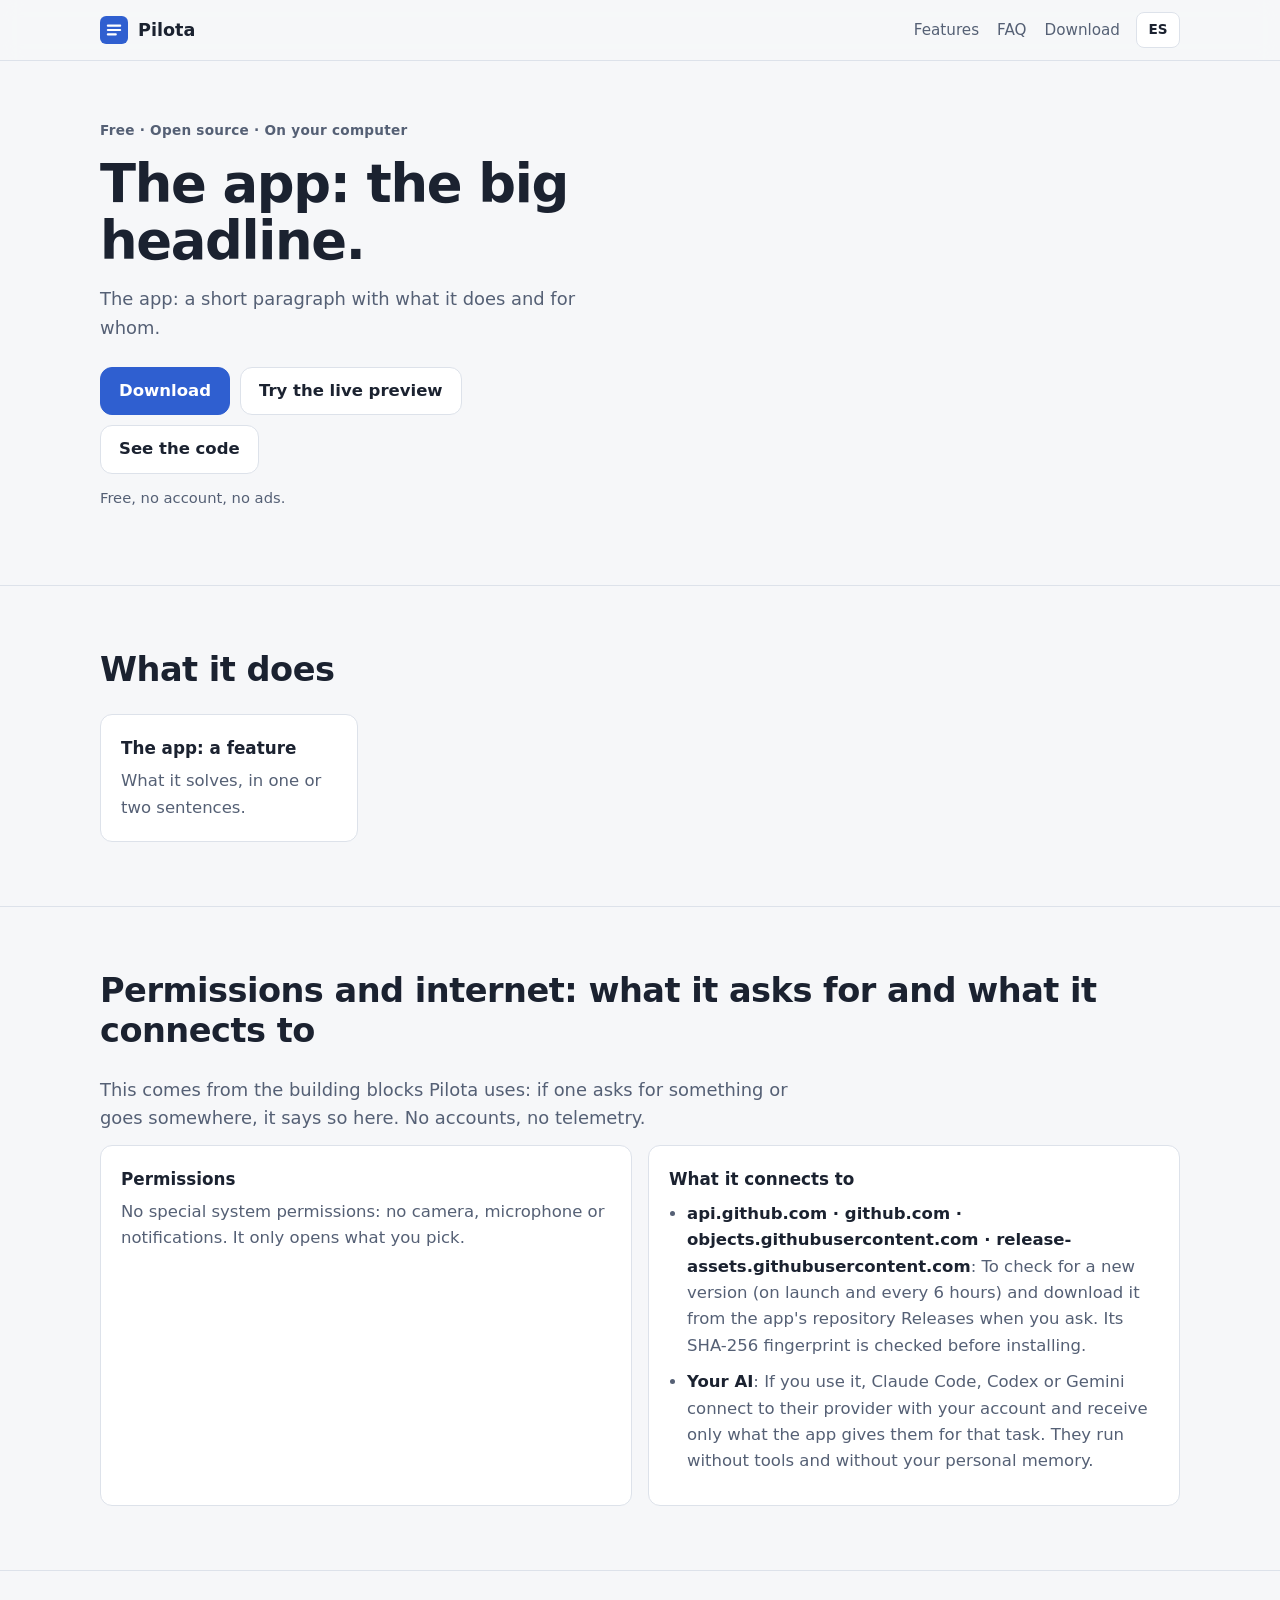
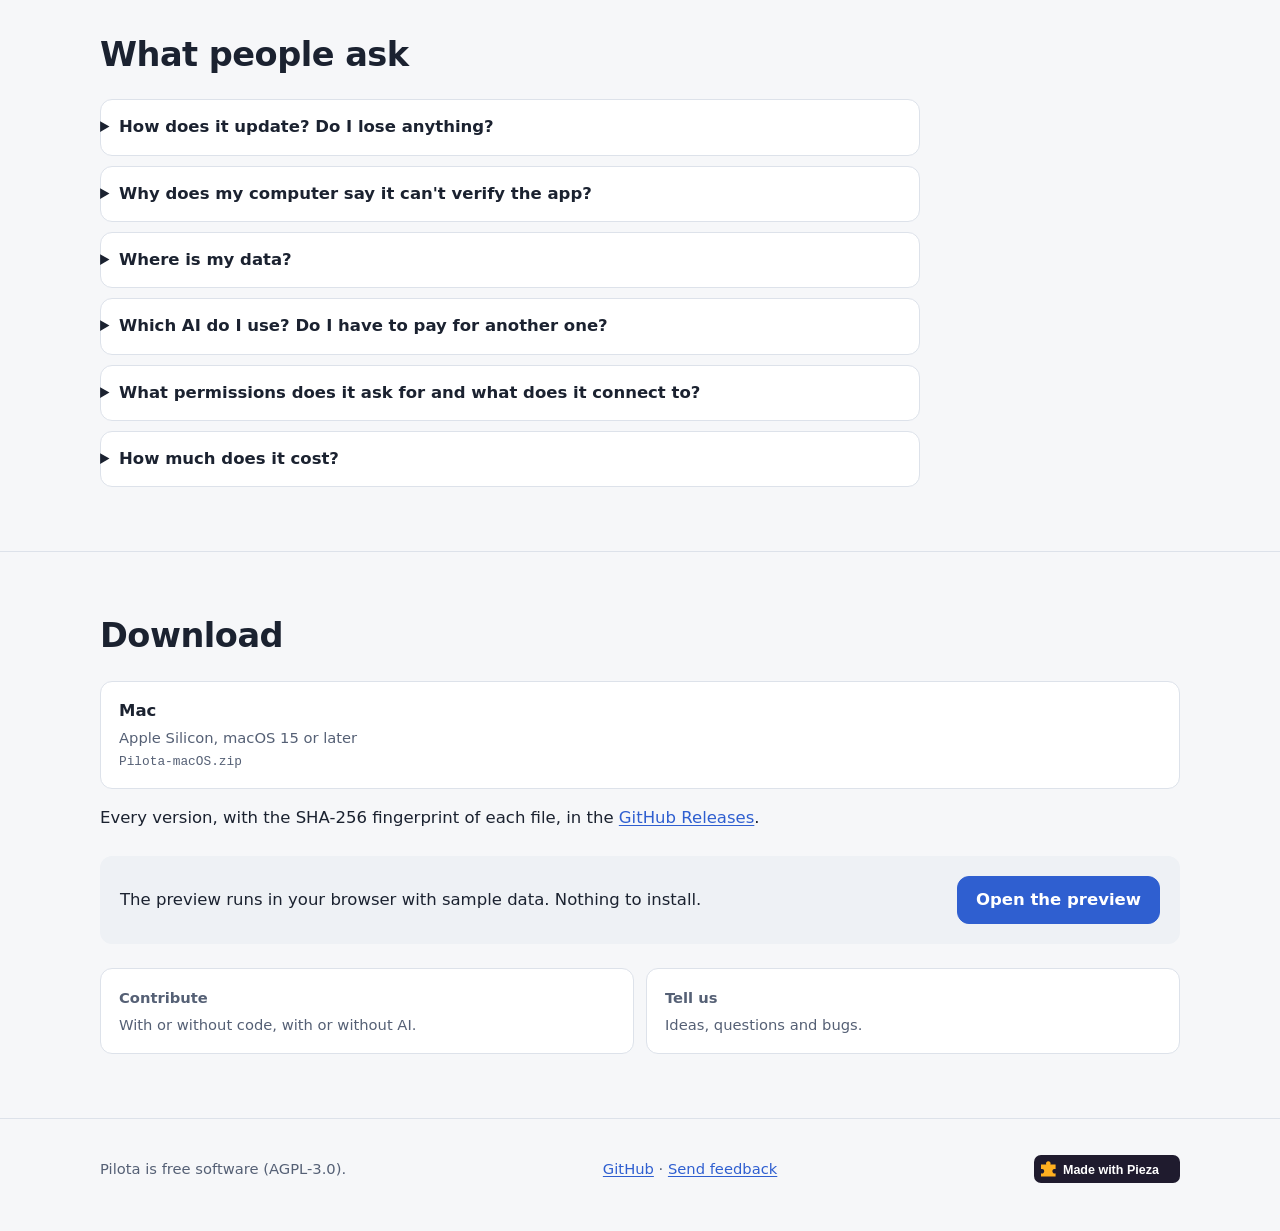
<file: docs/index.html>
<!doctype html>
<html lang="es" data-titulo-es="Pilota — La app: lo que es, en una línea (título para buscadores)" data-titulo-en="Pilota — The app: what it is, in one line (title for search engines)" data-id="pilota">
<head>
<meta charset="utf-8">
<meta name="viewport" content="width=device-width, initial-scale=1">
<meta http-equiv="Content-Security-Policy" content="default-src 'self'; script-src 'self'; style-src 'self'; img-src 'self' data:; media-src 'self'; connect-src 'self'; object-src 'none'; base-uri 'none'; form-action 'none'; frame-src 'none'; upgrade-insecure-requests">
<title>Pilota — La app: lo que es, en una línea (título para buscadores)</title>
<meta name="description" content="La app: dos frases para buscadores (unos 155 caracteres).">
<link rel="canonical" href="https://pilota-app.github.io/pilota/">
<link rel="alternate" hreflang="es" href="https://pilota-app.github.io/pilota/">
<link rel="alternate" hreflang="en" href="https://pilota-app.github.io/pilota/?lang=en">
<link rel="alternate" hreflang="x-default" href="https://pilota-app.github.io/pilota/">
<link rel="icon" href="favicon.svg" type="image/svg+xml">
<link rel="apple-touch-icon" href="apple-touch-icon.png">
<meta property="og:type" content="website">
<meta property="og:site_name" content="Pilota">
<meta property="og:url" content="https://pilota-app.github.io/pilota/">
<meta property="og:locale" content="es_CL"><meta property="og:locale:alternate" content="en_US">
<meta property="og:title" content="Pilota — La app: lo que es, en una línea (título para buscadores)">
<meta property="og:description" content="La app: dos frases para buscadores (unos 155 caracteres).">
<meta property="og:image" content="https://pilota-app.github.io/pilota/img/compartir.png">
<meta property="og:image:width" content="1200"><meta property="og:image:height" content="630">
<meta property="og:image:alt" content="Pilota: La app: la frase grande de la portada.">
<meta name="twitter:card" content="summary_large_image">
<meta name="twitter:title" content="Pilota — La app: lo que es, en una línea (título para buscadores)">
<meta name="twitter:description" content="La app: dos frases para buscadores (unos 155 caracteres).">
<meta name="twitter:image" content="https://pilota-app.github.io/pilota/img/compartir.png">
<script type="application/ld+json">
{
 "@context": "https://schema.org",
 "@graph": [
  {
   "@type": "SoftwareApplication",
   "name": "Pilota",
   "url": "https://pilota-app.github.io/pilota/",
   "image": "https://pilota-app.github.io/pilota/img/compartir.png",
   "description": "La app: dos frases para buscadores (unos 155 caracteres).",
   "applicationCategory": "UtilitiesApplication",
   "operatingSystem": "macOS 15",
   "license": "https://www.gnu.org/licenses/agpl-3.0.html",
   "isAccessibleForFree": true,
   "offers": { "@type": "Offer", "price": "0", "priceCurrency": "USD" },
   "downloadUrl": "https://github.com/pilota-app/pilota/releases/latest",
   "codeRepository": "https://github.com/pilota-app/pilota",
   "inLanguage": ["es", "en"]
  },
  {
   "@type": "FAQPage",
   "mainEntity": [
    { "@type": "Question", "name": "¿Cómo se actualiza? ¿Pierdo algo?", "acceptedAnswer": { "@type": "Answer", "text": "Al abrir y cada 6 horas, la app revisa si hay una versión nueva en sus Releases de GitHub y te avisa dentro de la app, en Ajustes. Si la instalas, la baja, comprueba su huella SHA-256, reemplaza la app y vuelve a abrirla. Nunca en medio de algo que esté haciendo. Tus datos viven fuera de la app: actualizar no los toca." } },
    { "@type": "Question", "name": "¿Por qué mi computador dice que no puede verificar la app?", "acceptedAnswer": { "@type": "Answer", "text": "Porque es un proyecto gratis que no paga los certificados de Apple ni de Microsoft. En macOS 15: abre la app una vez, ve a Ajustes del Sistema → Privacidad y seguridad y, abajo, toca «Abrir igualmente». Cada descarga tiene su huella SHA-256 en el Release y el código de cada versión está en GitHub." } },
    { "@type": "Question", "name": "¿Dónde están mis datos?", "acceptedAnswer": { "@type": "Answer", "text": "En tu computador (en Mac, en ~/Library/Application Support/Pilota). Son archivos en formato abierto. No hay servidores ni cuentas: nada sale de ahí sin que lo pidas." } },
    { "@type": "Question", "name": "¿Qué IA uso? ¿Tengo que pagar otra?", "acceptedAnswer": { "@type": "Answer", "text": "La tuya: Claude Code, Codex o Gemini, con tu propia cuenta. La app no tiene una IA propia ni te cobra por usarla: corre la que ya tienes, sin herramientas y sin tu memoria personal, y solo le pasa lo que hace falta." } },
    { "@type": "Question", "name": "¿Qué permisos pide y a qué se conecta?", "acceptedAnswer": { "@type": "Answer", "text": "Lo justo, y todo está en «Permisos e internet»: sale de las piezas que usa la app, así nunca dice de más ni de menos. Nunca manda nada tuyo a un servidor nuestro: no tenemos." } },
    { "@type": "Question", "name": "¿Cuánto cuesta?", "acceptedAnswer": { "@type": "Answer", "text": "Nada. Es gratis y de código abierto, sin cuentas ni publicidad." } }
   ]
  }
 ]
}
</script>
<link rel="stylesheet" href="tema.css">
<link rel="stylesheet" href="pagina.css">
<link rel="stylesheet" href="colores.css">
<script src="pagina.js" defer></script>
</head>
<body>
<a class="saltar" href="#contenido"><span data-es>Ir al contenido</span><span data-en>Skip to content</span></a>
<header class="barra"><div class="ancho">
  <a class="marca" href="./"><img src="favicon.svg" alt="" width="28" height="28"><span data-sin-traducir>Pilota</span></a>
  <nav aria-label="Secciones">
    <a href="#funciones"><span data-es>Funciones</span><span data-en>Features</span></a>
    <a href="#preguntas"><span data-es>Preguntas</span><span data-en>FAQ</span></a>
    <a href="#descargar"><span data-es>Descargar</span><span data-en>Download</span></a>
  </nav>
  <button class="idioma" id="idioma" type="button" aria-label="Cambiar idioma / Change language" data-sin-traducir>EN</button>
</div></header>

<main id="contenido">
<section class="portada"><div class="ancho">
  <div>
    <p class="etiqueta"><span data-es>Gratis · Código abierto · En tu computador</span><span data-en>Free · Open source · On your computer</span></p>
    <h1><span data-es>La app: la frase grande de la portada.</span><span data-en>The app: the big headline.</span></h1>
    <p class="intro"><span data-es>La app: un párrafo corto con lo que hace y para quién.</span><span data-en>The app: a short paragraph with what it does and for whom.</span></p>
    <div class="acciones">
      <a class="boton principal" id="descarga-principal" href="#descargar"><span data-es>Descargar</span><span data-en>Download</span></a>
      <a class="boton" href="demo/"><span data-es>Probar la vista previa</span><span data-en>Try the live preview</span></a>
      <a class="boton" href="https://github.com/pilota-app/pilota"><span data-es>Ver el código</span><span data-en>See the code</span></a>
    </div>
    <p class="nota" id="descarga-nota"><span data-es>Gratis, sin cuenta y sin publicidad.</span><span data-en>Free, no account, no ads.</span></p>
  </div>
</div></section>

<section id="funciones"><div class="ancho">
  <h2><span data-es>Lo que hace</span><span data-en>What it does</span></h2>
  <div class="rejilla">
    <div class="tarjeta"><h3><span data-es>La app: una función</span><span data-en>The app: a feature</span></h3><p><span data-es>Qué resuelve, en una o dos frases.</span><span data-en>What it solves, in one or two sentences.</span></p></div>
  </div>
</div></section>

<section id="permisos"><div class="ancho">
  <h2><span data-es>Permisos e internet: lo que pide y a qué se conecta</span><span data-en>Permissions and internet: what it asks for and what it connects to</span></h2>
  <p class="intro"><span data-es>Esto sale de las piezas que usa Pilota: si una pide algo o sale a algún lado, lo dice aquí. Sin cuentas ni telemetría.</span><span data-en>This comes from the building blocks Pilota uses: if one asks for something or goes somewhere, it says so here. No accounts, no telemetry.</span></p>
  <div class="rejilla dos">
    <div class="tarjeta"><h3><span data-es>Permisos</span><span data-en>Permissions</span></h3>
      <ul>
      </ul>
      <p class="si-vacio"><span data-es>Ninguno especial del sistema: ni cámara, ni micrófono, ni avisos. Solo abre lo que tú eliges.</span><span data-en>No special system permissions: no camera, microphone or notifications. It only opens what you pick.</span></p>
    </div>
    <div class="tarjeta"><h3><span data-es>A qué se conecta</span><span data-en>What it connects to</span></h3>
      <ul>
        <li><b data-sin-traducir>api.github.com · github.com · objects.githubusercontent.com · release-assets.githubusercontent.com</b>: <span data-es>Para saber si hay una versión nueva (al abrir y cada 6 horas) y bajarla de los Releases del repositorio de la app cuando tú lo pides. Antes de instalarla se comprueba su huella SHA-256.</span><span data-en>To check for a new version (on launch and every 6 hours) and download it from the app&apos;s repository Releases when you ask. Its SHA-256 fingerprint is checked before installing.</span></li>
        <li><b><span data-es>Tu IA</span><span data-en>Your AI</span></b>: <span data-es>Si la usas, Claude Code, Codex o Gemini se conectan a su proveedor con tu cuenta y reciben solo lo que la app les pasa para esa tarea. Corren sin herramientas y sin tu memoria personal.</span><span data-en>If you use it, Claude Code, Codex or Gemini connect to their provider with your account and receive only what the app gives them for that task. They run without tools and without your personal memory.</span></li>
      </ul>
      <p class="si-vacio"><span data-es>A nada: la app no sale a internet por su cuenta.</span><span data-en>Nothing: the app doesn&apos;t go online on its own.</span></p>
    </div>
  </div>
</div></section>

<section id="preguntas"><div class="ancho">
  <h2><span data-es>Lo que la gente pregunta</span><span data-en>What people ask</span></h2>
  <div class="faq">
    <details class="p"><summary><span data-es>¿Cómo se actualiza? ¿Pierdo algo?</span><span data-en>How does it update? Do I lose anything?</span></summary><p><span data-es>Al abrir y cada 6 horas, la app revisa si hay una versión nueva en sus Releases de GitHub y te avisa dentro de la app, en Ajustes. Si la instalas, la baja, comprueba su huella SHA-256, reemplaza la app y vuelve a abrirla. Nunca en medio de algo que esté haciendo. Tus datos viven fuera de la app: actualizar no los toca.</span><span data-en>On launch and every 6 hours, the app checks its GitHub Releases for a new version and tells you inside the app, in Settings. If you install it, it downloads it, checks its SHA-256 fingerprint, replaces the app and reopens it. Never in the middle of something it&apos;s doing. Your data lives outside the app: updating doesn&apos;t touch it.</span></p></details>
    <details class="p"><summary><span data-es>¿Por qué mi computador dice que no puede verificar la app?</span><span data-en>Why does my computer say it can&apos;t verify the app?</span></summary><p><span data-es>Porque es un proyecto gratis que no paga los certificados de Apple ni de Microsoft. En macOS 15: abre la app una vez, ve a Ajustes del Sistema → Privacidad y seguridad y, abajo, toca «Abrir igualmente». Cada descarga tiene su huella SHA-256 en el Release y el código de cada versión está en GitHub.</span><span data-en>Because it&apos;s a free project that doesn&apos;t pay for Apple or Microsoft certificates. On macOS 15: open the app once, go to System Settings → Privacy &amp; Security and, at the bottom, click “Open Anyway”. Every download has its SHA-256 fingerprint in the Release, and each version&apos;s code is on GitHub.</span></p></details>
    <details class="p"><summary><span data-es>¿Dónde están mis datos?</span><span data-en>Where is my data?</span></summary><p><span data-es>En tu computador (en Mac, en ~/Library/Application Support/Pilota). Son archivos en formato abierto. No hay servidores ni cuentas: nada sale de ahí sin que lo pidas.</span><span data-en>On your computer (on Mac, in ~/Library/Application Support/Pilota). They&apos;re open-format files. There are no servers or accounts: nothing leaves it unless you ask.</span></p></details>
    <details class="p"><summary><span data-es>¿Qué IA uso? ¿Tengo que pagar otra?</span><span data-en>Which AI do I use? Do I have to pay for another one?</span></summary><p><span data-es>La tuya: Claude Code, Codex o Gemini, con tu propia cuenta. La app no tiene una IA propia ni te cobra por usarla: corre la que ya tienes, sin herramientas y sin tu memoria personal, y solo le pasa lo que hace falta.</span><span data-en>Yours: Claude Code, Codex or Gemini, with your own account. The app has no AI of its own and doesn&apos;t charge you for one: it runs the one you already have, without tools or your personal memory, and only gives it what&apos;s needed.</span></p></details>
    <details class="p"><summary><span data-es>¿Qué permisos pide y a qué se conecta?</span><span data-en>What permissions does it ask for and what does it connect to?</span></summary><p><span data-es>Lo justo, y todo está en «Permisos e internet»: sale de las piezas que usa la app, así nunca dice de más ni de menos. Nunca manda nada tuyo a un servidor nuestro: no tenemos.</span><span data-en>Only what&apos;s needed, and it&apos;s all in “Permissions and internet”: it comes from the building blocks the app uses, so it never says more or less than the truth. It never sends anything of yours to a server of ours: we don&apos;t have one.</span></p></details>
    <details class="p"><summary><span data-es>¿Cuánto cuesta?</span><span data-en>How much does it cost?</span></summary><p><span data-es>Nada. Es gratis y de código abierto, sin cuentas ni publicidad.</span><span data-en>Nothing. It&apos;s free and open source, with no accounts or ads.</span></p></details>
  </div>
</div></section>

<section id="descargar"><div class="ancho">
  <h2><span data-es>Descargar</span><span data-en>Download</span></h2>
  <div class="sistemas">
    <a class="so" data-so="mac" href="https://github.com/pilota-app/pilota/releases/latest/download/Pilota-macOS.zip"><b data-sin-traducir>Mac</b><span><span data-es>Apple Silicon, macOS 15 o posterior</span><span data-en>Apple Silicon, macOS 15 or later</span></span><span class="archivo" data-sin-traducir>Pilota-macOS.zip</span></a>
  </div>
  <p><span data-es>Todas las versiones, con la huella SHA-256 de cada archivo, en los </span><span data-en>Every version, with the SHA-256 fingerprint of each file, in the </span><a href="https://github.com/pilota-app/pilota/releases"><span data-es>Releases de GitHub</span><span data-en>GitHub Releases</span></a>.</p>
  <div class="final"><p><span data-es>La vista previa funciona en tu navegador con datos de ejemplo. Nada que instalar.</span><span data-en>The preview runs in your browser with sample data. Nothing to install.</span></p><a class="boton principal" href="demo/"><span data-es>Abrir la vista previa</span><span data-en>Open the preview</span></a></div>
  <div class="comunidad">
    <a href="https://github.com/pilota-app/pilota/blob/main/CONTRIBUTING.md"><b><span data-es>Aporta</span><span data-en>Contribute</span></b><span><span data-es>Con o sin programar, con o sin IA.</span><span data-en>With or without code, with or without AI.</span></span></a>
    <a href="https://github.com/pilota-app/pilota/issues/new/choose"><b><span data-es>Cuéntanos</span><span data-en>Tell us</span></b><span><span data-es>Ideas, dudas y errores.</span><span data-en>Ideas, questions and bugs.</span></span></a>
  </div>
</div></section>
</main>

<footer><div class="ancho">
  <span><span data-es>Pilota es software libre (AGPL-3.0).</span><span data-en>Pilota is free software (AGPL-3.0).</span></span>
  <span><a href="https://github.com/pilota-app/pilota" data-sin-traducir>GitHub</a> · <a href="https://github.com/pilota-app/pilota/issues/new/choose"><span data-es>Enviar comentarios</span><span data-en>Send feedback</span></a></span>
  <a class="hecho-con-pieza" href="https://pieza-app.github.io/pieza/"><span data-es><img src="sello.svg" alt="Hecho con Pieza" width="152" height="28"></span><span data-en><img src="sello-en.svg" alt="Made with Pieza" width="146" height="28"></span></a>
</div></footer>
</body>
</html>
</file>
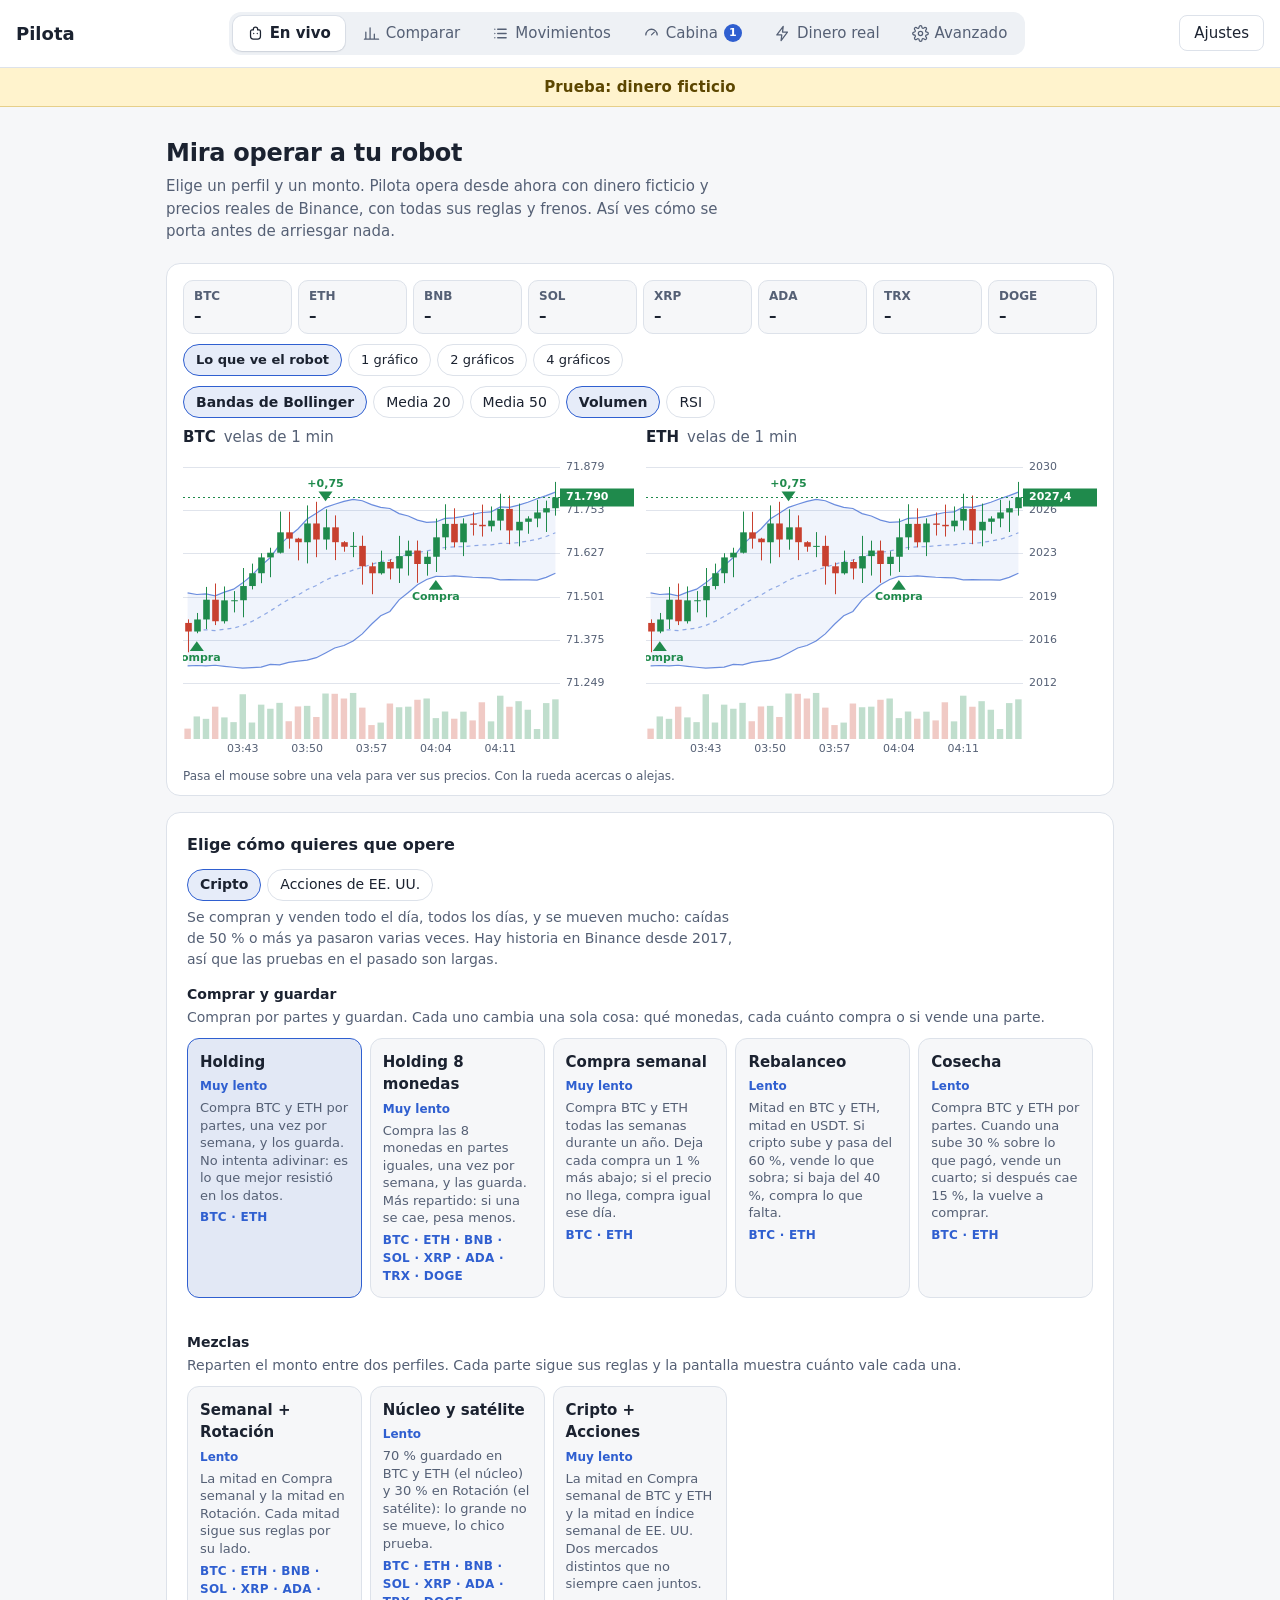
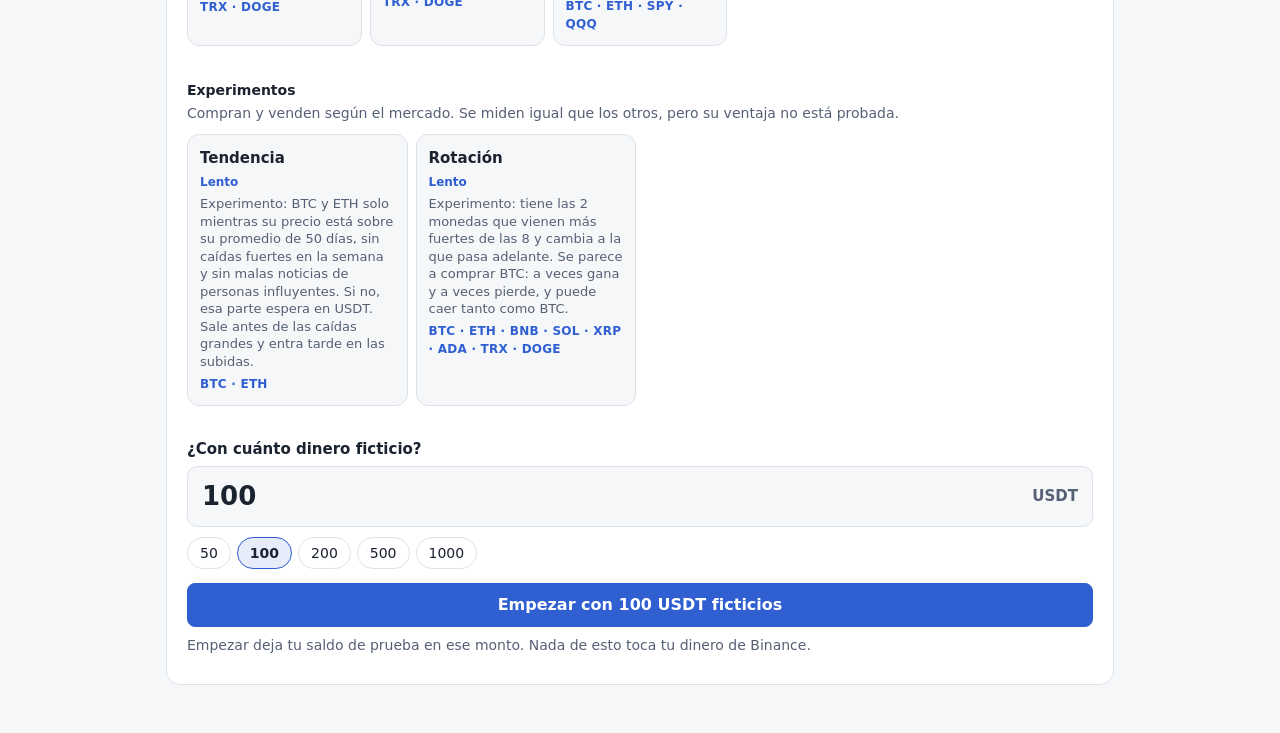
<file: ui/index.html>
<!doctype html>
<html lang="es">
<head>
<meta charset="utf-8">
<meta name="viewport" content="width=device-width, initial-scale=1">
<!-- Política de contenido: solo corre el código de la app (nada en línea ni de afuera) y no se conecta a internet. Si algo de la
     persona llegara a colarse en el HTML, el navegador no lo ejecuta. La revisa pruebas/contrato.py (pieza «contrato»). -->
<meta http-equiv="Content-Security-Policy" content="default-src 'self'; script-src 'self'; style-src 'self'; img-src 'self' data:; connect-src 'self'; object-src 'none'; base-uri 'none'; form-action 'none'; frame-src 'none'">
<title>Pilota</title>
<link rel="stylesheet" href="tema.css">
<link rel="stylesheet" href="componentes.css">
<link rel="stylesheet" href="bienvenida.css">
<link rel="stylesheet" href="app.css">
</head>
<body>
<div id="app"></div>
<div id="toast" class="pz-toast" role="status" aria-live="polite" data-sin-traducir></div>
<script src="i18n.js"></script>
<script src="host.js"></script>
<script src="tema.js"></script>
<script src="componentes.js"></script>
<script src="bienvenida.js"></script>
<script src="mcp.js"></script>
<script src="panel.js"></script>
<script src="centro.js"></script>
<script src="grafico.js"></script>
<script src="vivo.js"></script>
<script src="app.js"></script>
</body>
</html>
</file>
<file: docs/tema.css>
/* This Source Code Form is subject to the terms of the Mozilla Public
 * License, v. 2.0. If a copy of the MPL was not distributed with this
 * file, You can obtain one at https://mozilla.org/MPL/2.0/. */
/* Pieza «tema»: sistema, claro u oscuro con UN juego de tokens. Cada color se escribe una vez como par (--x-claro, --x-oscuro) y
   el token (--x) lo elige con light-dark() según color-scheme: <html data-pz-modo="claro|oscuro"> lo fija, sin atributo sigue al
   sistema (con prefijo: un `closest("[data-tema]")` de la app nunca lo encuentra). light-dark() solo acepta colores: la sombra
   se elige con selectores. La app pone su acento redefiniendo en :root --acento-claro, --acento-oscuro (y, si hace falta, --sobre-acento-*),
   cargando su CSS DESPUÉS de este. Nada de la app adentro. Los tokens y su significado: README.md de la pieza. */
:root {
  /* Pares de color (neutros con contraste AA entre sí: lo revisa pruebas/interfaz.mjs). */
  --fondo-claro: #f6f7f9;         --fondo-oscuro: #10141b;
  --panel-claro: #ffffff;         --panel-oscuro: #161b24;
  --panel-2-claro: #eef1f5;       --panel-2-oscuro: #1d2430;
  --linea-claro: #dde2ea;         --linea-oscuro: #2b3446;
  --texto-claro: #1b2230;         --texto-oscuro: #e8ecf3;
  --texto-suave-claro: #556075;   --texto-suave-oscuro: #9ba6b9;
  --tenue-claro: #b4bccb;         --tenue-oscuro: #4a5468;
  --acento-claro: #2f5fd0;        --acento-oscuro: #7fa2ff;
  --sobre-acento-claro: #ffffff;  --sobre-acento-oscuro: #0c1120;
  --rojo-claro: #b42727;          --rojo-oscuro: #ff8a8a;
  --verde-claro: #1a6e40;         --verde-oscuro: #6fd39b;
  /* Texto sólido sobre un fondo de color (aviso, botón de peligro): nunca --fondo/--panel, que una app puede hacer transparentes. */
  --sobre-rojo-claro: #ffffff;    --sobre-rojo-oscuro: #1a0b0b;
  --sobre-texto-claro: #ffffff;   --sobre-texto-oscuro: #10141b;
  --sombra-claro: 0 8px 28px rgba(20, 30, 50, .14);
  --sombra-oscuro: 0 10px 30px rgba(0, 0, 0, .5);

  /* Los tokens que usa la interfaz (y las piezas). */
  color-scheme: light dark;
  --fondo: light-dark(var(--fondo-claro), var(--fondo-oscuro));
  --panel: light-dark(var(--panel-claro), var(--panel-oscuro));
  --panel-2: light-dark(var(--panel-2-claro), var(--panel-2-oscuro));
  --linea: light-dark(var(--linea-claro), var(--linea-oscuro));
  --texto: light-dark(var(--texto-claro), var(--texto-oscuro));
  --texto-suave: light-dark(var(--texto-suave-claro), var(--texto-suave-oscuro));
  --tenue: light-dark(var(--tenue-claro), var(--tenue-oscuro));
  --acento: light-dark(var(--acento-claro), var(--acento-oscuro));
  --sobre-acento: light-dark(var(--sobre-acento-claro), var(--sobre-acento-oscuro));
  --rojo: light-dark(var(--rojo-claro), var(--rojo-oscuro));
  --verde: light-dark(var(--verde-claro), var(--verde-oscuro));
  --sobre-rojo: light-dark(var(--sobre-rojo-claro), var(--sobre-rojo-oscuro));
  --sobre-texto: light-dark(var(--sobre-texto-claro), var(--sobre-texto-oscuro));
  --sombra: var(--sombra-claro);   /* el oscuro, abajo: light-dark() con una sombra entera es inválido (queda en «none») */
  /* Derivados: nunca se escriben a mano (cambian solos con el acento y con el modo). */
  --hover: color-mix(in srgb, var(--texto) 7%, var(--panel));
  --acento-suave: color-mix(in srgb, var(--acento) 14%, transparent);
  --rojo-suave: color-mix(in srgb, var(--rojo) 12%, transparent);
  --verde-suave: color-mix(in srgb, var(--verde) 12%, transparent);
  --velo: color-mix(in srgb, #0f141e 42%, transparent);
  --foco: var(--acento);
  /* Forma y letra. */
  --radio: 12px;
  --radio-chico: 8px;
  --fuente: -apple-system, BlinkMacSystemFont, "Segoe UI", system-ui, Roboto, sans-serif;
  --mono: ui-monospace, "SF Mono", Menlo, Consolas, "Liberation Mono", monospace;
  /* La bienvenida (pieza «bienvenida») usa sus propias variables: aquí quedan conectadas a los tokens. */
  --bv-acento: var(--acento); --bv-linea: var(--linea); --bv-panel: var(--panel); --bv-texto-suave: var(--texto-suave);
  --bv-sobre-acento: var(--sobre-acento);
}
:root[data-pz-modo="claro"] { color-scheme: light; }
:root[data-pz-modo="oscuro"] { color-scheme: dark; }
/* La sombra no es un color: se elige por modo con selectores (igual en todos los navegadores). */
@media (prefers-color-scheme: dark) { :root:not([data-pz-modo="claro"]) { --sombra: var(--sombra-oscuro); } }
:root[data-pz-modo="oscuro"] { --sombra: var(--sombra-oscuro); }

/* Sin light-dark() (Safari < 17.5, Chrome < 123): los mismos pares, elegidos por la consulta del sistema. Solo nombres, sin colores.
   Un token PROPIO de la app escrito con light-dark() no tiene este respaldo: si importa en esos navegadores, repítelo aquí. */
@supports not (color: light-dark(#000, #fff)) {
  :root, :root[data-pz-modo="claro"] {
    --fondo: var(--fondo-claro); --panel: var(--panel-claro); --panel-2: var(--panel-2-claro); --linea: var(--linea-claro);
    --texto: var(--texto-claro); --texto-suave: var(--texto-suave-claro); --tenue: var(--tenue-claro); --acento: var(--acento-claro);
    --sobre-acento: var(--sobre-acento-claro); --rojo: var(--rojo-claro); --verde: var(--verde-claro);
    --sobre-rojo: var(--sobre-rojo-claro); --sobre-texto: var(--sobre-texto-claro);
  }
  @media (prefers-color-scheme: dark) {
    :root:not([data-pz-modo="claro"]) {
      --fondo: var(--fondo-oscuro); --panel: var(--panel-oscuro); --panel-2: var(--panel-2-oscuro); --linea: var(--linea-oscuro);
      --texto: var(--texto-oscuro); --texto-suave: var(--texto-suave-oscuro); --tenue: var(--tenue-oscuro); --acento: var(--acento-oscuro);
      --sobre-acento: var(--sobre-acento-oscuro); --rojo: var(--rojo-oscuro); --verde: var(--verde-oscuro);
      --sobre-rojo: var(--sobre-rojo-oscuro); --sobre-texto: var(--sobre-texto-oscuro);
    }
  }
  :root[data-pz-modo="oscuro"] {
    --fondo: var(--fondo-oscuro); --panel: var(--panel-oscuro); --panel-2: var(--panel-2-oscuro); --linea: var(--linea-oscuro);
    --texto: var(--texto-oscuro); --texto-suave: var(--texto-suave-oscuro); --tenue: var(--tenue-oscuro); --acento: var(--acento-oscuro);
    --sobre-acento: var(--sobre-acento-oscuro); --rojo: var(--rojo-oscuro); --verde: var(--verde-oscuro);
      --sobre-rojo: var(--sobre-rojo-oscuro); --sobre-texto: var(--sobre-texto-oscuro);
  }
}

/* Lo mínimo que todo documento necesita del tema. */
html, body { background: var(--fondo); color: var(--texto); }
body { font-family: var(--fuente); }
:focus-visible { outline: 2px solid var(--foco); outline-offset: 2px; }
/* Un diálogo recibe el foco cuando lo que lo abrió ya no está: sin anillo alrededor de toda la caja (sí en sus controles). Su título
   también recibe el foco al abrir (para el lector de pantalla; tabindex="-1", no es un control): sin anillo, en cualquier ventana
   aria-modal, sea de una pieza o de la app. */
:where([role="dialog"], [role="alertdialog"])[aria-modal="true"]:focus-visible,
:where([role="dialog"], [role="alertdialog"])[aria-modal="true"] :where(h1, h2, h3)[tabindex="-1"]:focus { outline: none; }
::selection { background: color-mix(in srgb, var(--acento) 30%, transparent); }

/* «Vidrio»: sigue al sistema (claro u oscuro), con luces de color detrás y paneles translúcidos y esmerilados. Las piezas y la app
   usan --panel y --panel-2 como siempre; lo que flota (diálogos, barras, tarjetas) se esmerila con :where() (no pisa a la app) o con
   la clase .pz-vidrio. Con «reducir transparencia» del sistema, los paneles vuelven a ser sólidos. */
:root[data-pz-estilo="vidrio"] {
  --vidrio-luz-1-claro: rgba(132, 94, 247, .16);  --vidrio-luz-1-oscuro: rgba(132, 94, 247, .22);
  --vidrio-luz-2-claro: rgba(56, 152, 236, .14);  --vidrio-luz-2-oscuro: rgba(56, 152, 236, .14);
  --vidrio-luz-3-claro: rgba(255, 176, 32, .12);  --vidrio-luz-3-oscuro: rgba(255, 176, 32, .10);
  --panel: color-mix(in srgb, light-dark(var(--panel-claro), var(--panel-oscuro)) 66%, transparent);
  --panel-2: color-mix(in srgb, light-dark(var(--panel-2-claro), var(--panel-2-oscuro)) 58%, transparent);
  --linea: color-mix(in srgb, light-dark(var(--linea-claro), var(--linea-oscuro)) 75%, transparent);
  --vidrio-borde: light-dark(rgba(255, 255, 255, .7), rgba(255, 255, 255, .10));
  --vidrio-filtro: blur(18px) saturate(160%);
  --hover: color-mix(in srgb, var(--texto) 8%, transparent);
}
:root[data-pz-estilo="vidrio"] body {
  background:
    radial-gradient(60vmax 40vmax at 10% 10%, light-dark(var(--vidrio-luz-1-claro), var(--vidrio-luz-1-oscuro)), transparent 60%),
    radial-gradient(50vmax 36vmax at 95% 40%, light-dark(var(--vidrio-luz-2-claro), var(--vidrio-luz-2-oscuro)), transparent 60%),
    radial-gradient(60vmax 40vmax at 40% 100%, light-dark(var(--vidrio-luz-3-claro), var(--vidrio-luz-3-oscuro)), transparent 60%),
    var(--fondo);
  background-attachment: fixed;
}
:root[data-pz-estilo="vidrio"] :where(.pz-vidrio, .pz-dialogo, .pz-toast, [role="dialog"], header, nav, aside, fieldset) {
  -webkit-backdrop-filter: var(--vidrio-filtro);
  backdrop-filter: var(--vidrio-filtro);
}
:root[data-pz-estilo="vidrio"] :where(.pz-vidrio, .pz-dialogo) {
  border-color: var(--vidrio-borde);
  box-shadow: var(--sombra), inset 0 1px 0 light-dark(rgba(255, 255, 255, .8), rgba(255, 255, 255, .06));
}
@supports not (color: light-dark(#000, #fff)) {
  :root[data-pz-estilo="vidrio"] { --panel: color-mix(in srgb, var(--panel-claro) 66%, transparent); }
  @media (prefers-color-scheme: dark) { :root[data-pz-estilo="vidrio"] { --panel: color-mix(in srgb, var(--panel-oscuro) 66%, transparent); } }
}
@media (prefers-reduced-transparency: reduce) {
  :root[data-pz-estilo="vidrio"] {
    --panel: light-dark(var(--panel-claro), var(--panel-oscuro));
    --panel-2: light-dark(var(--panel-2-claro), var(--panel-2-oscuro));
    --vidrio-filtro: none;
  }
}
</file>
<file: docs/pagina.css>
/* This Source Code Form is subject to the terms of the Mozilla Public
 * License, v. 2.0. If a copy of the MPL was not distributed with this
 * file, You can obtain one at https://mozilla.org/MPL/2.0/. */
/* Pieza «pagina»: la página pública de una app. Solo los tokens de la pieza «tema» (tema.css, antes) y el acento de la app
   (colores.css, después). Claro u oscuro según el sistema; a 390 px sin desborde; foco visible; contraste AA. */
* { box-sizing: border-box; }
html { scroll-behavior: smooth; scroll-padding-top: 72px; -webkit-text-size-adjust: 100%; }
@media (prefers-reduced-motion: reduce) { html { scroll-behavior: auto; } }
body { margin: 0; background: var(--fondo); color: var(--texto); font: 16.5px/1.6 var(--fuente); -webkit-font-smoothing: antialiased; overflow-x: hidden; }
img, video { max-width: 100%; height: auto; }
a { color: var(--acento); text-underline-offset: 2px; }
:focus-visible { outline: 2px solid var(--foco); outline-offset: 3px; border-radius: 6px; }
.ancho { width: min(1080px, 100% - 32px); margin-inline: auto; }
.oculto { position: absolute; width: 1px; height: 1px; overflow: hidden; clip: rect(0 0 0 0); white-space: nowrap; }
.saltar { position: absolute; left: 16px; top: -48px; background: var(--panel); color: var(--texto); padding: 8px 12px; border-radius: var(--radio-chico); z-index: 20; }
.saltar:focus { top: 8px; }

/* Idioma: un solo HTML con los dos textos; se ve el de <html lang>. */
html[lang="es"] [data-en], html[lang="en"] [data-es] { display: none !important; }

/* Barra */
.barra { position: sticky; top: 0; z-index: 10; background: color-mix(in srgb, var(--fondo) 88%, transparent); backdrop-filter: blur(10px);
  border-bottom: 1px solid var(--linea); }
.barra .ancho { display: flex; align-items: center; gap: 16px; min-height: 60px; }
.marca { display: flex; align-items: center; gap: 10px; font-weight: 750; font-size: 1.1rem; color: var(--texto); text-decoration: none; }
.barra nav { display: flex; gap: 4px 18px; margin-left: auto; flex-wrap: wrap; }
.barra nav a { color: var(--texto-suave); text-decoration: none; font-size: .95rem; }
.barra nav a:hover { color: var(--texto); }
.idioma { font: inherit; font-weight: 650; font-size: .85rem; min-width: 44px; min-height: 36px; border-radius: var(--radio-chico);
  border: 1px solid var(--linea); background: var(--panel); color: var(--texto); cursor: pointer; }
@media (max-width: 760px) { .barra nav { display: none; } .idioma { margin-left: auto; } }

/* Secciones */
section { padding: 64px 0; }
section + section { border-top: 1px solid var(--linea); }
h1 { font-size: clamp(2rem, 5.5vw, 3.3rem); line-height: 1.08; letter-spacing: -.025em; margin: 12px 0 0; overflow-wrap: anywhere; }
h2 { font-size: clamp(1.45rem, 3.4vw, 2.1rem); line-height: 1.2; letter-spacing: -.015em; margin: 0 0 24px; }
h3 { font-size: 1.05rem; margin: 0 0 6px; }
p { margin: 0 0 12px; }
.intro { font-size: 1.12rem; color: var(--texto-suave); max-width: 64ch; }
.etiqueta { display: inline-block; margin: 0; font-size: .85rem; font-weight: 650; color: var(--texto-suave); letter-spacing: .02em; }
.portada { padding-top: 56px; }
.portada .ancho { display: grid; grid-template-columns: minmax(0, 1fr) minmax(0, 1fr); gap: 40px; align-items: center; }
@media (max-width: 860px) { .portada .ancho { grid-template-columns: minmax(0, 1fr); } }
.portada .intro { margin-top: 16px; }
.acciones { display: flex; flex-wrap: wrap; gap: 10px; margin: 24px 0 12px; }
.boton { display: inline-flex; align-items: center; justify-content: center; min-height: 44px; padding: 10px 18px; border-radius: var(--radio);
  border: 1px solid var(--linea); background: var(--panel); color: var(--texto); font-weight: 650; text-decoration: none; }
.boton:hover { background: var(--hover); }
.boton.principal { background: var(--acento); border-color: var(--acento); color: var(--sobre-acento); }
.boton.principal:hover { background: color-mix(in srgb, var(--acento) 88%, var(--texto)); }
.nota, .aviso { font-size: .92rem; color: var(--texto-suave); }
.aviso { background: var(--panel-2); border-radius: var(--radio-chico); padding: 10px 14px; }
.captura, .captura-extra { margin: 0; }
.captura img, .captura-extra img { border-radius: var(--radio); border: 1px solid var(--linea); box-shadow: var(--sombra); display: block; }
.captura-extra { margin-top: 32px; }
.captura-extra figcaption { color: var(--texto-suave); font-size: .92rem; margin-top: 8px; }

/* Tarjetas */
.rejilla { display: grid; grid-template-columns: repeat(auto-fill, minmax(min(100%, 240px), 1fr)); gap: 16px; }
.rejilla.dos { grid-template-columns: repeat(auto-fit, minmax(min(100%, 320px), 1fr)); }
.tarjeta { background: var(--panel); border: 1px solid var(--linea); border-radius: var(--radio); padding: 20px; min-width: 0; }
.tarjeta p { color: var(--texto-suave); margin: 0; }
.tarjeta ul { margin: 8px 0 0; padding-left: 18px; }
.tarjeta li { margin: 0 0 10px; color: var(--texto-suave); overflow-wrap: anywhere; }
.tarjeta li b { color: var(--texto); }
/* «Ninguno» / «A nada»: solo si la lista quedó vacía. */
.tarjeta:has(li) .si-vacio, .tarjeta ul:not(:has(li)) { display: none; }

/* Cómo funciona */
.pasos { list-style: none; counter-reset: paso; padding: 0; margin: 0; display: grid; grid-template-columns: repeat(auto-fit, minmax(min(100%, 220px), 1fr)); gap: 16px; }
.pasos li { counter-increment: paso; background: var(--panel); border: 1px solid var(--linea); border-radius: var(--radio); padding: 20px; }
.pasos li::before { content: counter(paso); display: inline-grid; place-items: center; width: 30px; height: 30px; border-radius: 50%;
  background: var(--acento); color: var(--sobre-acento); font-weight: 750; margin-bottom: 10px; }
.pasos p { color: var(--texto-suave); margin: 0; }

/* Comparación */
.tabla-caja { overflow-x: auto; border: 1px solid var(--linea); border-radius: var(--radio); background: var(--panel); }
.comparar { border-collapse: collapse; width: 100%; min-width: 520px; font-size: .95rem; }
.comparar th, .comparar td { padding: 10px 14px; text-align: left; border-bottom: 1px solid var(--linea); vertical-align: top; }
.comparar thead th { background: var(--panel-2); }
.comparar thead th:nth-child(2), .comparar td:nth-child(2) { font-weight: 650; }
.comparar tr:last-child th, .comparar tr:last-child td { border-bottom: 0; }

/* Preguntas */
.faq { display: grid; gap: 10px; max-width: 820px; }
.p { background: var(--panel); border: 1px solid var(--linea); border-radius: var(--radio); padding: 0 18px; }
.p summary { cursor: pointer; padding: 14px 0; font-weight: 650; list-style-position: outside; }
.p p { color: var(--texto-suave); padding-bottom: 6px; }

/* Descargar */
.sistemas { display: grid; grid-template-columns: repeat(auto-fit, minmax(min(100%, 220px), 1fr)); gap: 12px; margin-bottom: 16px; }
.so { display: grid; gap: 2px; padding: 16px 18px; border: 1px solid var(--linea); border-radius: var(--radio); background: var(--panel);
  color: var(--texto); text-decoration: none; }
.so:hover { background: var(--hover); }
.so span { color: var(--texto-suave); font-size: .92rem; }
.so .archivo { font-family: var(--mono); font-size: .8rem; overflow-wrap: anywhere; }
.so.tuyo { border-color: var(--acento); box-shadow: 0 0 0 1px var(--acento); }
.final { display: flex; flex-wrap: wrap; align-items: center; justify-content: space-between; gap: 12px; margin-top: 24px; padding: 20px;
  border-radius: var(--radio); background: var(--panel-2); }
.final p { margin: 0; }
.comunidad { display: grid; grid-template-columns: repeat(auto-fit, minmax(min(100%, 220px), 1fr)); gap: 12px; margin-top: 24px; }
.comunidad a { display: grid; gap: 2px; padding: 16px 18px; border: 1px solid var(--linea); border-radius: var(--radio); background: var(--panel);
  color: var(--texto); text-decoration: none; }
.comunidad a span { color: var(--texto-suave); font-size: .92rem; }

/* Pie */
footer { border-top: 1px solid var(--linea); padding: 28px 0 40px; color: var(--texto-suave); font-size: .92rem; }
footer .ancho { display: flex; flex-wrap: wrap; gap: 10px 24px; align-items: center; justify-content: space-between; }
.hecho-con-pieza { display: inline-flex; min-height: 44px; align-items: center; }
.hecho-con-pieza img { display: block; }
</file>
<file: docs/colores.css>
/* Lo genera la pieza «pagina» desde docs/pagina.json → «acento»: el color de Pilota sobre los tokens de «tema». Para otro
   color, cambia pagina.json y corre pieza.py generar . pagina; lo propio de la app va en un archivo suyo, no aquí. */
:root {
  --acento-claro: #2f5fd0;
  --acento-oscuro: #7fa2ff;
}
</file>
<file: ui/tema.css>
/* This Source Code Form is subject to the terms of the Mozilla Public
 * License, v. 2.0. If a copy of the MPL was not distributed with this
 * file, You can obtain one at https://mozilla.org/MPL/2.0/. */
/* Pieza «tema»: sistema, claro u oscuro con UN juego de tokens. Cada color se escribe una vez como par (--x-claro, --x-oscuro) y
   el token (--x) lo elige con light-dark() según color-scheme: <html data-pz-modo="claro|oscuro"> lo fija, sin atributo sigue al
   sistema (con prefijo: un `closest("[data-tema]")` de la app nunca lo encuentra). light-dark() solo acepta colores: la sombra
   se elige con selectores. La app pone su acento redefiniendo en :root --acento-claro, --acento-oscuro (y, si hace falta, --sobre-acento-*),
   cargando su CSS DESPUÉS de este. Nada de la app adentro. Los tokens y su significado: README.md de la pieza. */
:root {
  /* Pares de color (neutros con contraste AA entre sí: lo revisa pruebas/interfaz.mjs). */
  --fondo-claro: #f6f7f9;         --fondo-oscuro: #10141b;
  --panel-claro: #ffffff;         --panel-oscuro: #161b24;
  --panel-2-claro: #eef1f5;       --panel-2-oscuro: #1d2430;
  --linea-claro: #dde2ea;         --linea-oscuro: #2b3446;
  --texto-claro: #1b2230;         --texto-oscuro: #e8ecf3;
  --texto-suave-claro: #556075;   --texto-suave-oscuro: #9ba6b9;
  --tenue-claro: #b4bccb;         --tenue-oscuro: #4a5468;
  --acento-claro: #2f5fd0;        --acento-oscuro: #7fa2ff;
  --sobre-acento-claro: #ffffff;  --sobre-acento-oscuro: #0c1120;
  --rojo-claro: #b42727;          --rojo-oscuro: #ff8a8a;
  --verde-claro: #1a6e40;         --verde-oscuro: #6fd39b;
  /* Texto sólido sobre un fondo de color (aviso, botón de peligro): nunca --fondo/--panel, que una app puede hacer transparentes. */
  --sobre-rojo-claro: #ffffff;    --sobre-rojo-oscuro: #1a0b0b;
  --sobre-texto-claro: #ffffff;   --sobre-texto-oscuro: #10141b;
  --sombra-claro: 0 8px 28px rgba(20, 30, 50, .14);
  --sombra-oscuro: 0 10px 30px rgba(0, 0, 0, .5);

  /* Los tokens que usa la interfaz (y las piezas). */
  color-scheme: light dark;
  --fondo: light-dark(var(--fondo-claro), var(--fondo-oscuro));
  --panel: light-dark(var(--panel-claro), var(--panel-oscuro));
  --panel-2: light-dark(var(--panel-2-claro), var(--panel-2-oscuro));
  --linea: light-dark(var(--linea-claro), var(--linea-oscuro));
  --texto: light-dark(var(--texto-claro), var(--texto-oscuro));
  --texto-suave: light-dark(var(--texto-suave-claro), var(--texto-suave-oscuro));
  --tenue: light-dark(var(--tenue-claro), var(--tenue-oscuro));
  --acento: light-dark(var(--acento-claro), var(--acento-oscuro));
  --sobre-acento: light-dark(var(--sobre-acento-claro), var(--sobre-acento-oscuro));
  --rojo: light-dark(var(--rojo-claro), var(--rojo-oscuro));
  --verde: light-dark(var(--verde-claro), var(--verde-oscuro));
  --sobre-rojo: light-dark(var(--sobre-rojo-claro), var(--sobre-rojo-oscuro));
  --sobre-texto: light-dark(var(--sobre-texto-claro), var(--sobre-texto-oscuro));
  --sombra: var(--sombra-claro);   /* el oscuro, abajo: light-dark() con una sombra entera es inválido (queda en «none») */
  /* Derivados: nunca se escriben a mano (cambian solos con el acento y con el modo). */
  --hover: color-mix(in srgb, var(--texto) 7%, var(--panel));
  --acento-suave: color-mix(in srgb, var(--acento) 14%, transparent);
  --rojo-suave: color-mix(in srgb, var(--rojo) 12%, transparent);
  --verde-suave: color-mix(in srgb, var(--verde) 12%, transparent);
  --velo: color-mix(in srgb, #0f141e 42%, transparent);
  --foco: var(--acento);
  /* Forma y letra. */
  --radio: 12px;
  --radio-chico: 8px;
  --fuente: -apple-system, BlinkMacSystemFont, "Segoe UI", system-ui, Roboto, sans-serif;
  --mono: ui-monospace, "SF Mono", Menlo, Consolas, "Liberation Mono", monospace;
  /* La bienvenida (pieza «bienvenida») usa sus propias variables: aquí quedan conectadas a los tokens. */
  --bv-acento: var(--acento); --bv-linea: var(--linea); --bv-panel: var(--panel); --bv-texto-suave: var(--texto-suave);
  --bv-sobre-acento: var(--sobre-acento);
}
:root[data-pz-modo="claro"] { color-scheme: light; }
:root[data-pz-modo="oscuro"] { color-scheme: dark; }
/* La sombra no es un color: se elige por modo con selectores (igual en todos los navegadores). */
@media (prefers-color-scheme: dark) { :root:not([data-pz-modo="claro"]) { --sombra: var(--sombra-oscuro); } }
:root[data-pz-modo="oscuro"] { --sombra: var(--sombra-oscuro); }

/* Sin light-dark() (Safari < 17.5, Chrome < 123): los mismos pares, elegidos por la consulta del sistema. Solo nombres, sin colores.
   Un token PROPIO de la app escrito con light-dark() no tiene este respaldo: si importa en esos navegadores, repítelo aquí. */
@supports not (color: light-dark(#000, #fff)) {
  :root, :root[data-pz-modo="claro"] {
    --fondo: var(--fondo-claro); --panel: var(--panel-claro); --panel-2: var(--panel-2-claro); --linea: var(--linea-claro);
    --texto: var(--texto-claro); --texto-suave: var(--texto-suave-claro); --tenue: var(--tenue-claro); --acento: var(--acento-claro);
    --sobre-acento: var(--sobre-acento-claro); --rojo: var(--rojo-claro); --verde: var(--verde-claro);
    --sobre-rojo: var(--sobre-rojo-claro); --sobre-texto: var(--sobre-texto-claro);
  }
  @media (prefers-color-scheme: dark) {
    :root:not([data-pz-modo="claro"]) {
      --fondo: var(--fondo-oscuro); --panel: var(--panel-oscuro); --panel-2: var(--panel-2-oscuro); --linea: var(--linea-oscuro);
      --texto: var(--texto-oscuro); --texto-suave: var(--texto-suave-oscuro); --tenue: var(--tenue-oscuro); --acento: var(--acento-oscuro);
      --sobre-acento: var(--sobre-acento-oscuro); --rojo: var(--rojo-oscuro); --verde: var(--verde-oscuro);
      --sobre-rojo: var(--sobre-rojo-oscuro); --sobre-texto: var(--sobre-texto-oscuro);
    }
  }
  :root[data-pz-modo="oscuro"] {
    --fondo: var(--fondo-oscuro); --panel: var(--panel-oscuro); --panel-2: var(--panel-2-oscuro); --linea: var(--linea-oscuro);
    --texto: var(--texto-oscuro); --texto-suave: var(--texto-suave-oscuro); --tenue: var(--tenue-oscuro); --acento: var(--acento-oscuro);
    --sobre-acento: var(--sobre-acento-oscuro); --rojo: var(--rojo-oscuro); --verde: var(--verde-oscuro);
      --sobre-rojo: var(--sobre-rojo-oscuro); --sobre-texto: var(--sobre-texto-oscuro);
  }
}

/* Lo mínimo que todo documento necesita del tema. */
html, body { background: var(--fondo); color: var(--texto); }
body { font-family: var(--fuente); }
:focus-visible { outline: 2px solid var(--foco); outline-offset: 2px; }
/* Un diálogo recibe el foco cuando lo que lo abrió ya no está: sin anillo alrededor de toda la caja (sí en sus controles). Su título
   también recibe el foco al abrir (para el lector de pantalla; tabindex="-1", no es un control): sin anillo, en cualquier ventana
   aria-modal, sea de una pieza o de la app. */
:where([role="dialog"], [role="alertdialog"])[aria-modal="true"]:focus-visible,
:where([role="dialog"], [role="alertdialog"])[aria-modal="true"] :where(h1, h2, h3)[tabindex="-1"]:focus { outline: none; }
::selection { background: color-mix(in srgb, var(--acento) 30%, transparent); }

/* «Vidrio»: sigue al sistema (claro u oscuro), con luces de color detrás y paneles translúcidos y esmerilados. Las piezas y la app
   usan --panel y --panel-2 como siempre; lo que flota (diálogos, barras, tarjetas) se esmerila con :where() (no pisa a la app) o con
   la clase .pz-vidrio. Con «reducir transparencia» del sistema, los paneles vuelven a ser sólidos. */
:root[data-pz-estilo="vidrio"] {
  --vidrio-luz-1-claro: rgba(132, 94, 247, .16);  --vidrio-luz-1-oscuro: rgba(132, 94, 247, .22);
  --vidrio-luz-2-claro: rgba(56, 152, 236, .14);  --vidrio-luz-2-oscuro: rgba(56, 152, 236, .14);
  --vidrio-luz-3-claro: rgba(255, 176, 32, .12);  --vidrio-luz-3-oscuro: rgba(255, 176, 32, .10);
  --panel: color-mix(in srgb, light-dark(var(--panel-claro), var(--panel-oscuro)) 66%, transparent);
  --panel-2: color-mix(in srgb, light-dark(var(--panel-2-claro), var(--panel-2-oscuro)) 58%, transparent);
  --linea: color-mix(in srgb, light-dark(var(--linea-claro), var(--linea-oscuro)) 75%, transparent);
  --vidrio-borde: light-dark(rgba(255, 255, 255, .7), rgba(255, 255, 255, .10));
  --vidrio-filtro: blur(18px) saturate(160%);
  --hover: color-mix(in srgb, var(--texto) 8%, transparent);
}
:root[data-pz-estilo="vidrio"] body {
  background:
    radial-gradient(60vmax 40vmax at 10% 10%, light-dark(var(--vidrio-luz-1-claro), var(--vidrio-luz-1-oscuro)), transparent 60%),
    radial-gradient(50vmax 36vmax at 95% 40%, light-dark(var(--vidrio-luz-2-claro), var(--vidrio-luz-2-oscuro)), transparent 60%),
    radial-gradient(60vmax 40vmax at 40% 100%, light-dark(var(--vidrio-luz-3-claro), var(--vidrio-luz-3-oscuro)), transparent 60%),
    var(--fondo);
  background-attachment: fixed;
}
:root[data-pz-estilo="vidrio"] :where(.pz-vidrio, .pz-dialogo, .pz-toast, [role="dialog"], header, nav, aside, fieldset) {
  -webkit-backdrop-filter: var(--vidrio-filtro);
  backdrop-filter: var(--vidrio-filtro);
}
:root[data-pz-estilo="vidrio"] :where(.pz-vidrio, .pz-dialogo) {
  border-color: var(--vidrio-borde);
  box-shadow: var(--sombra), inset 0 1px 0 light-dark(rgba(255, 255, 255, .8), rgba(255, 255, 255, .06));
}
@supports not (color: light-dark(#000, #fff)) {
  :root[data-pz-estilo="vidrio"] { --panel: color-mix(in srgb, var(--panel-claro) 66%, transparent); }
  @media (prefers-color-scheme: dark) { :root[data-pz-estilo="vidrio"] { --panel: color-mix(in srgb, var(--panel-oscuro) 66%, transparent); } }
}
@media (prefers-reduced-transparency: reduce) {
  :root[data-pz-estilo="vidrio"] {
    --panel: light-dark(var(--panel-claro), var(--panel-oscuro));
    --panel-2: light-dark(var(--panel-2-claro), var(--panel-2-oscuro));
    --vidrio-filtro: none;
  }
}
</file>
<file: ui/componentes.css>
/* This Source Code Form is subject to the terms of the Mozilla Public
 * License, v. 2.0. If a copy of the MPL was not distributed with this
 * file, You can obtain one at https://mozilla.org/MPL/2.0/. */
/* Pieza «componentes»: botón, diálogo (hoja desde abajo en el celular), avisos, filas, selector segmentado, chips, campos y el
   giro de espera. Solo usa los tokens de la pieza «tema» (cárgala antes). Clases con prefijo pz- para no chocar con las de la app.
   Lo que se toca mide --pz-boton-alto (botones) y --pz-chip-alto (chips, selector): 36 y 32 px. En pantallas táctiles y a 760 px
   o menos, dentro de los componentes de la pieza (diálogos, filas de Ajustes, avisos) pasan a --pz-tactil (44 px); en el resto de
   la app quedan como la app diga (un editor compacto no crece solo). La app los cambia en su :root (p. ej. --pz-boton-alto: 44px
   para botones grandes también en escritorio, o --pz-tactil: 48px). Las reglas sobre elementos (p, h2) van con :where() para que
   cualquier clase de la app les gane. Con movimiento reducido no hay animaciones. */
:root { --pz-tactil: 44px; --pz-boton-alto: 36px; --pz-chip-alto: 32px; }
.pz-sr { position: absolute; width: 1px; height: 1px; overflow: hidden; clip-path: inset(50%); white-space: nowrap; }

/* Botones (el texto largo se parte en dos líneas antes de salirse a 390 px) */
.pz-boton { display: inline-flex; align-items: center; justify-content: center; gap: 6px; min-height: var(--pz-boton-alto); padding: 6px 14px;
  border: 1px solid var(--linea); border-radius: var(--radio-chico); background: var(--panel); color: var(--texto); font: inherit;
  line-height: 1.25; text-align: center; cursor: pointer; max-width: 100%; }
.pz-boton:hover { background: var(--hover); }
.pz-boton.pz-principal { background: var(--acento); border-color: var(--acento); color: var(--sobre-acento); font-weight: 600; }
.pz-boton.pz-principal:hover { background: color-mix(in srgb, var(--acento) 90%, var(--texto)); }
.pz-boton.pz-plano { background: transparent; border-color: transparent; }
.pz-boton.pz-plano:hover { background: var(--hover); }
.pz-boton.pz-peligro:not(.pz-principal) { color: var(--rojo); }
.pz-boton.pz-principal.pz-peligro { background: var(--rojo); border-color: var(--rojo); color: var(--sobre-rojo); }
.pz-boton[disabled] { opacity: .5; cursor: default; }
/* Un enlace dentro de un texto: el área que se toca crece sin agrandar la línea (nada de huecos en una fila). */
.pz-enlace { position: relative; border: 0; background: none; padding: 0; color: var(--acento); font: inherit; text-decoration: underline; cursor: pointer; }
.pz-enlace::after { content: ""; position: absolute; inset: -6px -4px; }

/* Diálogo */
.pz-capa { position: fixed; inset: 0; z-index: 50; display: grid; place-items: center; padding: 16px; background: var(--velo); }
.pz-dialogo { width: min(560px, 100%); max-height: calc(100dvh - 32px); overflow: auto; padding: 22px; background: var(--panel);
  color: var(--texto); border: 1px solid var(--linea); border-radius: var(--radio); box-shadow: var(--sombra); outline: none;
  animation: pz-entrar .16s ease-out; }
.pz-dialogo.pz-ancho { width: min(860px, 100%); }
.pz-cabeza { display: flex; align-items: flex-start; gap: 8px; }
.pz-cabeza h2 { flex: 1; }
.pz-cabeza.pz-sin-titulo { justify-content: flex-end; float: right; margin-left: 8px; }
:where(.pz-dialogo) h2 { margin: 0 0 8px; font-size: 19px; line-height: 1.3; }
/* El título recibe el foco al abrir (para el lector de pantalla): sin anillo, no es un control. En toda ventana aria-modal (también
   las propias de la app, que la pieza enfoca igual), no solo en .pz-dialogo. */
:where([role="dialog"], [role="alertdialog"])[aria-modal="true"] :is(h1, h2, h3)[tabindex="-1"]:focus { outline: none; }
:where(.pz-dialogo) > p, :where(.pz-dialogo > .pz-cabeza) + p { margin: 0 0 12px; color: var(--texto-suave); }
/* La ✕ nunca baja de 36 px (ni si la app pone --pz-boton-alto: 0 para botones a su medida); --pz-cerrar-ancho la fija. */
.pz-cerrar { min-width: var(--pz-cerrar-ancho, max(36px, var(--pz-boton-alto))); min-height: var(--pz-cerrar-ancho, max(36px, var(--pz-boton-alto)));
  padding: 6px; margin: -6px -8px 0 0; color: var(--texto-suave); }
.pz-pie { display: flex; flex-wrap: wrap; justify-content: flex-end; gap: 8px; margin-top: 18px; }
.pz-pie .pz-izq { margin-right: auto; }
@keyframes pz-entrar { from { opacity: 0; transform: translateY(8px); } }

/* Filas (Ajustes, Tu IA, actualizaciones) */
.pz-filas { display: grid; }
.pz-fila { display: flex; align-items: center; gap: 10px; padding: 10px 0; border-bottom: 1px solid var(--linea); }
.pz-fila:last-child { border-bottom: 0; }
.pz-txt { flex: 1; min-width: 0; }
.pz-txt b, .pz-txt > span { display: block; }
.pz-txt small { display: block; color: var(--texto-suave); }
.pz-notas { white-space: pre-line; overflow-wrap: anywhere; margin-top: 4px; }
.pz-progreso { display: block; width: 100%; height: 6px; margin-top: 6px; accent-color: var(--acento); }
.pz-ok { color: var(--verde); font-weight: 600; }
.pz-error-texto, .pz-txt small.pz-error-texto, .pz-dialogo .pz-error-texto { color: var(--rojo); }
.pz-ayuda { color: var(--texto-suave); }

/* Selector segmentado (tema, idioma) y chips. El riel es un tinte del texto (se ve sobre --panel y sobre --panel-2), no se parte
   en varias líneas: si no cabe, el texto de cada opción se parte adentro. */
.pz-seg { display: inline-flex; flex-wrap: nowrap; max-width: 100%; gap: 2px; padding: 2px; border: 1px solid var(--linea); border-radius: var(--radio-chico);
  background: color-mix(in srgb, var(--texto) 7%, transparent); }
.pz-seg button { flex: 1 1 auto; min-width: 0; min-height: var(--pz-chip-alto); padding: 4px 12px; border: 0; border-radius: calc(var(--radio-chico) - 2px);
  background: transparent; color: var(--texto-suave); font: inherit; line-height: 1.2; cursor: pointer; }
.pz-seg button:hover { color: var(--texto); }
.pz-seg button[aria-pressed="true"] { background: var(--panel); color: var(--texto); font-weight: 600;
  box-shadow: 0 0 0 1px var(--linea), 0 1px 2px rgba(0, 0, 0, .12); }
.pz-chips { display: flex; flex-wrap: wrap; gap: 6px; margin: 8px 0; }
.pz-chip { min-height: var(--pz-chip-alto); padding: 4px 12px; border: 1px solid var(--linea); border-radius: 999px; background: var(--panel); color: var(--texto); font: inherit; cursor: pointer; }
.pz-chip[aria-pressed="true"] { border-color: var(--acento); background: var(--acento-suave); font-weight: 600; }

/* Campos */
.pz-campo { display: block; margin: 12px 0 0; }
.pz-campo > span { display: block; margin-bottom: 6px; font-weight: 600; }
.pz-campo input, .pz-campo textarea, .pz-campo select { width: 100%; padding: 9px 11px; border: 1px solid var(--linea); border-radius: var(--radio-chico);
  background: var(--fondo); color: var(--texto); font: inherit; }
.pz-campo textarea { min-height: 96px; resize: vertical; }
.pz-campo [aria-invalid="true"] { border-color: var(--rojo); }
.pz-casilla { display: flex; gap: 10px; align-items: flex-start; margin-top: 14px; cursor: pointer; }
.pz-casilla input { width: 20px; height: 20px; margin: 2px 0 0; accent-color: var(--acento); flex: none; }
.pz-casilla small { display: block; color: var(--texto-suave); }

/* Esperando */
.pz-giro { width: 18px; height: 18px; flex: none; border: 2px solid var(--linea); border-top-color: var(--acento); border-radius: 50%; animation: pz-giro .8s linear infinite; }
@keyframes pz-giro { to { transform: rotate(360deg); } }

/* Avisos (toast): uno a la vez, abajo al centro. --pz-toast-abajo para dejar espacio a una barra inferior. Colores sólidos
   (--texto/--sobre-texto, --rojo/--sobre-rojo): se leen aunque la app tenga --fondo o --panel transparentes. */
.pz-toast { position: fixed; left: 50%; bottom: calc(var(--pz-toast-abajo, 24px) + env(safe-area-inset-bottom, 0px)); z-index: 80;
  max-width: min(520px, calc(100% - 32px)); padding: 10px 16px; border-radius: var(--radio); background: var(--texto); color: var(--sobre-texto);
  font-weight: 600; text-align: center; opacity: 0; pointer-events: none; transform: translate(-50%, 16px); transition: opacity .18s, transform .18s; }
.pz-toast.visible { opacity: 1; transform: translate(-50%, 0); }
.pz-toast.pz-error { background: var(--rojo); color: var(--sobre-rojo); }
.pz-toast.pz-con-accion { display: flex; align-items: center; gap: 12px; text-align: left; }
.pz-toast.pz-con-accion.visible { pointer-events: auto; }
.pz-toast-accion { flex: none; min-height: var(--pz-chip-alto); padding: 4px 10px; margin: -4px -6px -4px auto; border: 1px solid currentColor;
  border-radius: var(--radio-chico); background: transparent; color: inherit; font: inherit; font-weight: 700; cursor: pointer; }
.pz-toast-accion:focus-visible { outline: 2px solid currentColor; outline-offset: 2px; }

/* Táctil y celular: objetivos de --pz-tactil en los componentes de la pieza (no en toda la app: :root queda como la app lo
   dejó), diálogos como hojas desde abajo. Si quieres todo a --pz-tactil, ponlo tú en tu :root dentro de esta misma consulta. */
@media (pointer: coarse), (max-width: 760px) {
  :where(.pz-dialogo, .pz-toast, .pz-filas, .pz-fila, .pz-acerca + .pz-chips) { --pz-boton-alto: var(--pz-tactil); --pz-chip-alto: var(--pz-tactil); }
  .pz-enlace::after { inset: -12px -6px; }
}
@media (max-width: 760px) {
  .pz-capa { place-items: end center; padding: 0; }
  .pz-dialogo { width: 100%; max-height: 92dvh; border-radius: var(--radio) var(--radio) 0 0; padding: 18px 16px calc(18px + env(safe-area-inset-bottom, 0px)); }
  .pz-pie .pz-boton { flex: 1 1 auto; }
}
@media (prefers-reduced-motion: reduce) {
  .pz-dialogo { animation: none; }
  .pz-toast { transition: none; }
  .pz-giro { animation-duration: 2.4s; }   /* sigue diciendo «espera», pero sin girar rápido */
}
</file>
<file: ui/bienvenida.css>
/* This Source Code Form is subject to the terms of the Mozilla Public
 * License, v. 2.0. If a copy of the MPL was not distributed with this
 * file, You can obtain one at https://mozilla.org/MPL/2.0/. */
/* Pieza «bienvenida»: lo mínimo para el paso del idioma y los puntos de avance. Sus colores son variables PROPIAS (--bv-acento,
   --bv-linea, --bv-panel, --bv-texto-suave): cada app las define en su CSS con lo que signifiquen allá (en una app «--suave» es
   un fondo y en otra un texto). Sin definirlas, unos neutros (con la pieza «tema» ya están conectadas). Botones de 44 px o más,
   a 390 px en una columna. Los botones de los pasos usan las clases de «componentes» (.pz-pie, .pz-boton, .pz-principal,
   .pz-izq); si la app no la usa, lo de abajo los dibuja con :where() (especificidad 0: componentes.css y la app les ganan). */
.pieza-bv .pasos-bv { display: flex; gap: 6px; margin-bottom: 18px; }
.pieza-bv .pasos-bv i { height: 4px; flex: 1; border-radius: 99px; background: var(--bv-linea, #d6d6d6); }
.pieza-bv .pasos-bv i.hecho { background: var(--bv-acento, #2f5bd3); }
.pieza-bv-idioma h2 { text-align: center; line-height: 1.3; margin: 6px 0 22px; }
.pieza-bv-idioma h2 span[lang] { display: block; }
.pieza-bv-idioma h2 .sep { position: absolute; width: 1px; height: 1px; overflow: hidden; clip-path: inset(50%); }
.pieza-bv .opciones-idioma { display: grid; grid-template-columns: repeat(auto-fit, minmax(140px, 1fr)); gap: 12px; }
.pieza-bv .opcion-idioma { position: relative; min-height: 96px; display: grid; gap: 4px; place-items: center; align-content: center;
  padding: 18px 14px; border: 2px solid var(--bv-linea, #d6d6d6); border-radius: 16px; background: var(--bv-panel, transparent);
  color: inherit; font: inherit; cursor: pointer; }
.pieza-bv .opcion-idioma b { font-size: 22px; }
.pieza-bv .opcion-idioma small { color: var(--bv-acento, #2f5bd3); font-weight: 600; }
.pieza-bv .opcion-idioma.sugerido, .pieza-bv .opcion-idioma:hover { border-color: var(--bv-acento, #2f5bd3); }
.pieza-bv .opcion-idioma:focus-visible { outline: 3px solid var(--bv-acento, #2f5bd3); outline-offset: 2px; }
.pieza-bv .opcion-idioma .tecla { position: absolute; top: 8px; left: 8px; width: 24px; height: 24px; display: grid; place-items: center;
  border: 1px solid var(--bv-linea, #d6d6d6); border-radius: 6px; font-size: 12px; color: var(--bv-texto-suave, #666); }
.pieza-bv .opcion-idioma .detalle-idioma { color: var(--bv-texto-suave, #666); font-size: 14px; }
.pieza-bv .logo-bv { display: grid; place-items: center; margin-bottom: 8px; }
.pieza-bv .nota-idioma { text-align: center; color: var(--bv-texto-suave, #666); font-size: 14px; margin-top: 18px; }
.pieza-bv .nota-idioma span[lang] { display: block; }
@media (max-width: 420px) { .pieza-bv .opciones-idioma { grid-template-columns: 1fr; } }
:where(.pieza-bv .pz-pie) { display: flex; flex-wrap: wrap; justify-content: flex-end; gap: 8px; margin-top: 18px; }
:where(.pieza-bv .pz-izq) { margin-right: auto; }
:where(.pieza-bv .pz-boton) { display: inline-flex; align-items: center; justify-content: center; min-height: 36px; padding: 6px 14px;
  border: 1px solid var(--bv-linea, #d6d6d6); border-radius: 8px; background: var(--bv-panel, transparent); color: inherit; font: inherit; cursor: pointer; }
:where(.pieza-bv .pz-boton.pz-principal) { background: var(--bv-acento, #2f5bd3); border-color: var(--bv-acento, #2f5bd3); color: var(--bv-sobre-acento, #fff); font-weight: 600; }
:where(.pieza-bv .pz-boton[disabled]) { opacity: .5; cursor: default; }
@media (pointer: coarse), (max-width: 760px) { :where(.pieza-bv .pz-boton) { min-height: 44px; } :where(.pieza-bv .pz-pie .pz-boton) { flex: 1 1 auto; } }
</file>
<file: ui/app.css>
/* Pilota: lo propio de la interfaz. Los colores son los tokens de la pieza «tema» (tema.css: --fondo, --panel, --texto,
   --texto-suave, --linea, --acento…); un color nuevo va como par --x-claro/--x-oscuro con light-dark(). Botones, diálogos y filas
   son los de «componentes» (.pz-boton, .pz-principal, .pz-campo, .pz-pie…). La app: el acento de la marca y lo propio. */
:root {
  /* Lo propio de Pilota: el amarillo de «prueba» (dinero ficticio) y el verde de «al día». Cada color, su par claro/oscuro. */
  --prueba-fondo-claro: #fff3cd; --prueba-fondo-oscuro: #4a3a00;
  --prueba-texto-claro: #5c4600; --prueba-texto-oscuro: #ffe79a;
  --prueba-linea-claro: #e6cf8a; --prueba-linea-oscuro: #6b5400;
  --aldia-fondo-claro: #e3f2e1; --aldia-fondo-oscuro: #1e3a1c;
  --aldia-texto-claro: #1f5d1a; --aldia-texto-oscuro: #bde8b8;
  /* Y el morado de «real» (dinero de verdad): la banda nunca se parece a la de prueba. */
  --real-fondo-claro: #ede4fb; --real-fondo-oscuro: #2e1f4d;
  --real-texto-claro: #44277e; --real-texto-oscuro: #ddcbff;
  --real-linea-claro: #c4aef0; --real-linea-oscuro: #553a8c;
  --prueba-fondo: light-dark(var(--prueba-fondo-claro), var(--prueba-fondo-oscuro));
  --prueba-texto: light-dark(var(--prueba-texto-claro), var(--prueba-texto-oscuro));
  --prueba-linea: light-dark(var(--prueba-linea-claro), var(--prueba-linea-oscuro));
  --aldia-fondo: light-dark(var(--aldia-fondo-claro), var(--aldia-fondo-oscuro));
  --aldia-texto: light-dark(var(--aldia-texto-claro), var(--aldia-texto-oscuro));
  --real-fondo: light-dark(var(--real-fondo-claro), var(--real-fondo-oscuro));
  --real-texto: light-dark(var(--real-texto-claro), var(--real-texto-oscuro));
  --real-linea: light-dark(var(--real-linea-claro), var(--real-linea-oscuro));
  /* La cabina: verde lo que se gana, rojo lo que se pierde, ámbar lo que espera. Cada uno con su par claro/oscuro. */
  --gana-claro: #1f8a4c; --gana-oscuro: #5fd68f;
  --pierde-claro: #c8402f; --pierde-oscuro: #ff8a7a;
  --espera-claro: #c98a00; --espera-oscuro: #ffc94d;
  --gana: light-dark(var(--gana-claro), var(--gana-oscuro));
  --pierde: light-dark(var(--pierde-claro), var(--pierde-oscuro));
  --espera: light-dark(var(--espera-claro), var(--espera-oscuro));
}
* { box-sizing: border-box; }
body { margin: 0; background: var(--fondo); color: var(--texto); font: 15px/1.5 system-ui, -apple-system, "Segoe UI", sans-serif; }
@media (pointer: coarse), (max-width: 760px) { :root { --pz-boton-alto: var(--pz-tactil); --pz-chip-alto: var(--pz-tactil); } }
.barra { display: flex; align-items: center; justify-content: space-between; gap: 12px; padding: 12px 16px; border-bottom: 1px solid var(--linea); background: var(--panel); }
.barra h1 { margin: 0; font-size: 18px; }
.contenido { max-width: 980px; margin: 0 auto; padding: 24px 16px 48px; }
.contenido h2 { margin: 0 0 4px; font-size: 20px; }
.suave { color: var(--texto-suave); margin: 0 0 8px; }

/* La banda del modo: fija, arriba de todo y de un color distinto en prueba y en real. Nunca hay duda de con qué dinero se juega.
   Se queda pegada arriba al bajar por la pantalla (los diálogos van en z-index 50: la banda nunca les pasa por encima). */
.banda { position: sticky; top: 0; z-index: 3; margin: 0; padding: 8px 16px; text-align: center; font-weight: 600; letter-spacing: 0.01em; }
.banda-prueba { background: var(--prueba-fondo); color: var(--prueba-texto); border-bottom: 1px solid var(--prueba-linea); }
.banda-real { background: var(--real-fondo); color: var(--real-texto); border-bottom: 1px solid var(--real-linea); }

/* La pantalla principal (panel.js): la mascota, el saldo con su piso, los medidores, las posiciones y lo último que hice. */
.panel { margin: 0 0 32px; }
.panel h3 { margin: 24px 0 0; font-size: 15px; }
/* La ayuda corta de cada término va pegada a lo que explica: el piso, el puntaje y la exigencia se leen en el mismo lugar. */
.panel .ayuda { margin: 4px 0 8px; }
/* La mascota: la carita, lo que cuenta de la decisión de ahora y la línea del día. */
.mascota { display: flex; align-items: flex-start; gap: 12px; margin: 16px 0; padding: 12px 14px; border: 1px solid var(--linea); border-radius: var(--radio-chico, 8px); background: var(--panel); }
/* Los cinco ánimos se ven de lejos: la carita cambia y el borde de la izquierda también. */
.mascota-dice { min-width: 0; }
.mascota-animo { margin: 0; font-size: 13px; color: var(--texto-suave); text-transform: uppercase; letter-spacing: 0.04em; }
.mascota-texto { margin: 2px 0 0; font-weight: 600; }
/* Por qué: el motivo con su número, en su propia frase y sin negrita (lo que cuenta manda). */
.mascota-porque { margin: 4px 0 0; color: var(--texto-suave); }
.mascota-dia { margin: 4px 0 0; color: var(--texto-suave); font-variant-numeric: tabular-nums; }
.mascota[data-animo="atento"] { border-left: 3px solid var(--tenue); }
.mascota[data-animo="dudando"] { border-left: 3px solid var(--acento); }
.mascota[data-animo="operando"] { border-left: 3px solid var(--aldia-texto, var(--verde)); }
.mascota[data-animo="neutral"] { border-left: 3px solid var(--texto-suave); }
.mascota[data-animo="frenado"] { border-color: var(--prueba-linea); background: var(--prueba-fondo); color: var(--prueba-texto); }
.mascota[data-animo="frenado"] .mascota-animo, .mascota[data-animo="frenado"] .mascota-porque,
.mascota[data-animo="frenado"] .mascota-dia { color: inherit; }
/* El saldo: el monto grande, su referencia en moneda local y dónde está la línea del piso. */
.saldo { margin: 16px 0; }
.saldo-monto { margin: 0; font-size: 32px; font-weight: 700; font-variant-numeric: tabular-nums; }
.saldo-local { margin: 2px 0 8px; color: var(--texto-suave); font-variant-numeric: tabular-nums; }
.saldo-linea { margin: 4px 0 0; color: var(--texto-suave); font-variant-numeric: tabular-nums; }
.piso { position: relative; height: 10px; border-radius: 999px; background: var(--panel-2); overflow: hidden; }
.piso-barra { display: block; height: 100%; border-radius: 999px; background: var(--acento); }
/* Un medidor por par: el puntaje de su mejor oportunidad y, encima, la línea de la exigencia. */
.medidores { list-style: none; margin: 12px 0; padding: 0; border: 1px solid var(--linea); border-radius: var(--radio-chico, 8px); overflow: hidden; }
.medidor { display: flex; flex-wrap: wrap; align-items: center; gap: 4px 12px; padding: 10px 14px; background: var(--panel); }
.medidor + .medidor { border-top: 1px solid var(--linea); }
.medidor-par { font-weight: 600; min-width: 8em; }
.medidor-nota { color: var(--texto-suave); font-variant-numeric: tabular-nums; }
.medidor-barra { position: relative; flex: 1 0 100%; height: 12px; border-radius: 999px; background: var(--panel-2); overflow: hidden; }
.medidor-valor { display: block; height: 100%; border-radius: 999px; background: var(--texto-suave); }
.medidor-valor.pasa { background: var(--acento); }
.medidor-exigencia { position: absolute; top: -2px; bottom: -2px; width: 2px; background: var(--texto); }
.medidor > .serie-detalle { flex: 1 0 100%; }
/* Lo que lleva ganado una posición: el verde es el mismo de «al día». */
.serie-detalle.gana { color: var(--aldia-texto); font-weight: 600; }
/* El motor: hace cuánto miró, qué pasó mientras nadie miraba y el aviso de que solo trabaja con el equipo encendido. */
.panel-motor { margin: 16px 0 0; }
.panel-motor-linea { display: flex; flex-wrap: wrap; align-items: center; gap: 4px 12px; margin: 0; }
/* La cuenta atrás de una propuesta no es un detalle más: es el tiempo que queda para responder. */
.panel .cuenta { color: var(--texto); font-weight: 600; }

/* El estado de los datos: lo primero que se lee. Mientras falte historial, dice qué falta. */
.estado-datos { margin: 16px 0; padding: 12px 14px; border-radius: var(--radio-chico, 8px); background: var(--panel-2); }
.estado-datos p { margin: 0; font-weight: 600; }
.estado-datos.listo { border-left: 3px solid var(--acento); }
.estado-datos.falta { border-left: 3px solid var(--prueba-texto); }
.motivos { margin: 8px 0 0; padding-left: 20px; color: var(--texto-suave); font-weight: 400; }

/* Una fila por par y temporalidad. A lo angosto se apila: nada se sale. */
.series { list-style: none; margin: 16px 0; padding: 0; border: 1px solid var(--linea); border-radius: var(--radio-chico, 8px); overflow: hidden; }
.serie { display: flex; flex-wrap: wrap; align-items: center; gap: 4px 12px; padding: 10px 14px; background: var(--panel); }
.serie + .serie { border-top: 1px solid var(--linea); }
.serie-par { font-weight: 600; min-width: 9em; }
.serie-detalle { color: var(--texto-suave); font-variant-numeric: tabular-nums; }
.serie-estado { padding: 2px 8px; border-radius: 999px; font-size: 13px; background: var(--panel-2); color: var(--texto-suave); }
.serie-estado[data-estado="listo"] { background: var(--aldia-fondo); color: var(--aldia-texto); }
.serie-estado[data-estado="incompleto"] { background: var(--prueba-fondo); color: var(--prueba-texto); }
/* La ayuda corta de cada término: siempre a la vista, en palabras de persona. */
.ayuda { margin: 8px 0; color: var(--texto-suave); font-size: 14px; }
.contenido h2 + .ayuda { margin-top: 4px; }

/* El capital mínimo viable: el monto grande primero y, abajo, de dónde sale. */
.minimo { margin: 16px 0; }
.minimo-monto { margin: 8px 0 0; font-size: 28px; font-weight: 700; font-variant-numeric: tabular-nums; }
.minimo-cabe { margin: 0 0 8px; font-weight: 600; }
.minimo-cabe.alcanza { color: var(--aldia-texto); }
.minimo-cabe.falta { color: var(--prueba-texto); }
/* Los dos trabajos en segundo plano (los 3 años y el muestreo): el porcentaje y el tiempo que falta, siempre a la vista. */
.trabajo { margin: 16px 0; }
.avance { display: block; width: 100%; height: 10px; margin: 0 0 8px; border: 0; border-radius: 999px; background: var(--panel-2); appearance: none; }
.avance::-webkit-progress-bar { border-radius: 999px; background: var(--panel-2); }
.avance::-webkit-progress-value { border-radius: 999px; background: var(--acento); transition: width 0.2s; }
.avance::-moz-progress-bar { border-radius: 999px; background: var(--acento); }
.trabajo-pct { margin: 0; font-weight: 600; font-variant-numeric: tabular-nums; }
.trabajo-linea { margin: 2px 0 0; color: var(--texto-suave); }
.tramos { list-style: none; margin: 12px 0 8px; padding: 0; border: 1px solid var(--linea); border-radius: var(--radio-chico, 8px); overflow: hidden; }
.tramo { display: flex; flex-wrap: wrap; align-items: center; gap: 4px 12px; padding: 8px 14px; background: var(--panel); }
.tramo + .tramo { border-top: 1px solid var(--linea); }
.tramo-nombre { font-weight: 600; min-width: 6em; }
/* Los indicadores: cuántas series están al día, una fila por par y temporalidad y, abajo, el contexto de BTC y el costo. */
.indicadores { margin: 16px 0; }
.indicadores-resumen { margin: 0; font-weight: 600; font-variant-numeric: tabular-nums; }
.indicadores-linea { margin: 2px 0 0; color: var(--texto-suave); font-variant-numeric: tabular-nums; }
.indicadores h3 { margin: 20px 0 0; font-size: 15px; }
/* Un freno que no deja entrar (el filtro de BTC) se lee distinto: no es un dato más, es la razón por la que no se opera. */
.indicadores-linea.freno { color: var(--prueba-texto); font-weight: 600; }
.serie-detalle.freno { color: var(--prueba-texto); font-weight: 600; }
/* Arrancar frenado no es un dato más: el resumen se lee distinto hasta que la persona lo revisa. */
.indicadores-resumen.freno { color: var(--prueba-texto); }
/* El puntaje: las siete notas de una oportunidad van dentro de su fila, a lo ancho y una debajo de la otra. */
.serie > .tramos { flex: 1 0 100%; margin: 8px 0 0; }
.pantalla-idioma { min-height: 100vh; display: grid; place-items: center; padding: 16px; }
.pantalla-idioma > .pieza-bv { width: min(460px, 100%); padding: 24px; border: 1px solid var(--linea); border-radius: 12px; background: var(--panel); }

/* ── La cabina (panel.js): todo lo importante en un vistazo, con dibujos y pocas palabras ── */
.tarjeta { border: 1px solid var(--linea); border-radius: 14px; background: var(--panel); }
.cabina .mascota { align-items: center; padding: 14px 18px; border-left-width: 1px; }
.cabina .mascota-texto { font-size: 17px; }
/* El robot: la antena y los ojos dicen el ánimo de lejos. */
.robot { flex: 0 0 auto; width: 76px; height: 76px; }
.robot-cabeza { fill: var(--panel-2); stroke: var(--linea); stroke-width: 2; }
.robot-oreja { fill: var(--linea); }
.robot-visor { fill: var(--texto); }
.robot-ojo { fill: var(--acento); transform-box: fill-box; transform-origin: center; }
.robot-boca { fill: var(--linea); }
.robot-cable { stroke: var(--linea); }
.robot-antena { fill: var(--texto-suave); }
.robot[data-animo="operando"] .robot-antena, .robot[data-animo="operando"] .robot-ojo { fill: var(--gana); }
.robot[data-animo="dudando"] .robot-antena { fill: var(--espera); }
.robot[data-animo="dudando"] .robot-ojo:last-child { transform: scaleY(0.45); }
.robot[data-animo="frenado"] .robot-antena, .robot[data-animo="frenado"] .robot-ojo { fill: var(--pierde); }
.robot[data-animo="frenado"] .robot-ojo { transform: scaleY(0.25); }
.robot[data-animo="neutral"] .robot-ojo { opacity: 0.7; }
@media (prefers-reduced-motion: no-preference) {
  .robot-ojos { animation: parpadeo 5s infinite; transform-box: fill-box; transform-origin: center; }
  .robot[data-animo="operando"] .robot-antena, .estacion[data-estado="espera"] .estacion-luz { animation: latido 1.4s ease-in-out infinite; }
  @keyframes parpadeo { 0%, 94%, 100% { transform: scaleY(1); } 97% { transform: scaleY(0.1); } }
  @keyframes latido { 0%, 100% { opacity: 1; } 50% { opacity: 0.35; } }
}
/* La cadena: un agente por estación, con su luz. Se lee de izquierda a derecha, como el camino de una orden. */
.cadena { list-style: none; display: grid; grid-template-columns: repeat(6, 1fr); gap: 8px; margin: 16px 0; padding: 0; counter-reset: paso; }
.estacion { position: relative; display: grid; justify-items: center; gap: 2px; padding: 12px 6px 10px; text-align: center;
  border: 1px solid var(--linea); border-radius: 12px; background: var(--panel); }
.estacion + .estacion::before { content: ""; position: absolute; left: -9px; top: 22px; width: 9px; height: 2px; background: var(--linea); }
.estacion-luz { width: 14px; height: 14px; border-radius: 50%; background: var(--linea); }
.estacion[data-estado="ok"] .estacion-luz { background: var(--gana); }
.estacion[data-estado="espera"] .estacion-luz { background: var(--espera); }
.estacion[data-estado="alto"] .estacion-luz { background: var(--pierde); }
.estacion[data-estado="alto"] { border-color: var(--pierde); }
.estacion-nombre { font-weight: 600; font-size: 14px; }
.estacion-dice { font-size: 12px; color: var(--texto-suave); font-variant-numeric: tabular-nums; }
/* El saldo y las monedas, lado a lado; a lo angosto, uno sobre otro. */
.cabina-grilla { display: grid; grid-template-columns: minmax(0, 5fr) minmax(0, 7fr); gap: 16px; align-items: start; margin: 8px 0 16px; }
.cabina .saldo { margin: 0; padding: 16px; }
.saldo-dibujo { position: relative; text-align: center; }
.media-luna { display: block; width: 100%; max-width: 260px; margin: 0 auto; }
.media-luna .pista, .dial .pista { stroke: var(--panel-2); }
.media-luna .valor { stroke: var(--gana); }
.media-luna .valor[data-estado="espera"] { stroke: var(--espera); }
.media-luna .valor[data-estado="alto"] { stroke: var(--pierde); }
.cabina .saldo-monto { position: absolute; left: 0; right: 0; top: 52%; font-size: 28px; }
.saldo-extremos { display: flex; justify-content: space-between; max-width: 260px; margin: 4px auto 0; font-size: 12px; color: var(--texto-suave); font-variant-numeric: tabular-nums; }
.cabina-monedas h3 { margin-top: 0 !important; }
.cabina .medidores { border: 0; display: grid; gap: 10px; overflow: visible; }
.cabina .medidor { display: flex; flex-wrap: nowrap; align-items: center; gap: 14px; padding: 12px 14px; }
.cabina .medidor + .medidor { border-top: 1px solid var(--linea); }
.cabina .medidor[data-pasa="1"] { border-color: var(--gana); }
.dial { position: relative; flex: 0 0 auto; width: 84px; height: 84px; }
.dial svg { width: 100%; height: 100%; }
.dial .valor { stroke: var(--texto-suave); }
.dial .valor.pasa { stroke: var(--gana); }
.dial .marca { stroke: var(--texto); }
.dial-numero { position: absolute; inset: 0; display: grid; place-items: center; font-size: 22px; font-weight: 700; font-variant-numeric: tabular-nums; }
.medidor-texto { display: flex; flex-wrap: wrap; align-items: center; gap: 4px 10px; min-width: 0; }
.medidor-texto .serie-detalle { flex: 1 0 100%; }
/* Las propuestas y las posiciones como tarjetas, con su escalera de precios. */
.series.tarjetas { border: 0; display: grid; gap: 10px; overflow: visible; }
.series.tarjetas .serie + .serie { border-top: 1px solid var(--linea); }
.serie.propuesta { border-color: var(--acento); border-width: 2px; padding: 14px 16px; }
.escalera { flex: 1 0 100%; max-width: 440px; margin: 6px 0 2px; }
.escalera svg { display: block; width: 100%; height: auto; }
.tramo-pierde { stroke: var(--pierde); opacity: 0.55; }
.tramo-gana { stroke: var(--gana); opacity: 0.55; }
.punto-stop { fill: var(--pierde); }
.punto-objetivo { fill: var(--gana); }
.punto-entrada { fill: var(--texto); }
.punto-ahora { fill: var(--acento); stroke: var(--panel); stroke-width: 2; }
.escalera-leyenda { display: flex; justify-content: space-between; gap: 8px; margin: 2px 0 0; font-size: 12px; color: var(--texto-suave); font-variant-numeric: tabular-nums; }
.ley-stop { color: var(--pierde); } .ley-objetivo { color: var(--gana); } .ley-ahora { color: var(--acento); }
.serie.propuesta .pz-boton { min-width: 9em; }
/* Lo que explica cada cosa, plegado: está, pero no tapa los dibujos. */
.que-es { margin: 8px 0 0; }
.que-es > summary, .por-dentro > summary { cursor: pointer; color: var(--texto-suave); font-size: 14px; }
.por-dentro { margin: 32px 0 0; padding: 16px 0 0; border-top: 1px solid var(--linea); }
.por-dentro > summary { font-size: 16px; font-weight: 600; color: var(--texto); padding: 8px 0; }
.por-dentro[open] > summary { margin-bottom: 16px; }
@media (max-width: 760px) {
  .cadena { grid-template-columns: repeat(3, 1fr); }
  .estacion:nth-child(4)::before { display: none; }
  .cabina-grilla { grid-template-columns: 1fr; }
}

/* ── Las pestañas: arriba, al centro de la barra; a lo angosto, una fila propia que se desliza ── */
.barra { gap: 16px; }
.barra h1 { flex: 0 0 auto; }
.pestanas { display: flex; gap: 4px; margin: 0 auto; padding: 4px; border-radius: 12px; background: var(--panel-2);
  overflow-x: auto; scrollbar-width: none; }
.pestanas::-webkit-scrollbar { display: none; }
.pestana { position: relative; display: inline-flex; align-items: center; gap: 6px; min-height: 34px; padding: 6px 14px;
  border: 0; border-radius: 9px; background: transparent; color: var(--texto-suave); font: inherit; font-weight: 500;
  white-space: nowrap; cursor: pointer; transition: background 0.15s, color 0.15s; }
.pestana svg { width: 17px; height: 17px; flex: 0 0 auto; }
.pestana:hover { color: var(--texto); }
.pestana[aria-selected="true"] { background: var(--panel); color: var(--texto); font-weight: 600;
  box-shadow: 0 1px 2px rgb(0 0 0 / 0.08), 0 0 0 1px var(--linea); }
.pestana:focus-visible { outline: 2px solid var(--acento); outline-offset: 1px; }
.pestana-cuenta { min-width: 18px; height: 18px; padding: 0 5px; border-radius: 9px; background: var(--acento); color: var(--sobre-acento, #fff);
  font-size: 11px; font-weight: 700; line-height: 18px; text-align: center; }
.pestana-real { width: 8px; height: 8px; border-radius: 50%; background: var(--real-texto); }
.pestana-panel[hidden] { display: none; }
.pestana-panel { animation: aparecer 0.18s ease-out; }
@media (prefers-reduced-motion: reduce) { .pestana-panel { animation: none; } }
@keyframes aparecer { from { opacity: 0; transform: translateY(4px); } to { opacity: 1; transform: none; } }
@media (max-width: 760px) {
  .barra { flex-wrap: wrap; padding-bottom: 8px; }
  .pestanas { order: 3; flex: 1 0 100%; margin: 0; }
  .pestana { flex: 1 1 0; min-width: 0; flex-direction: column; justify-content: center; gap: 2px; padding: 6px 2px;
    font-size: 11px; line-height: 1.2; }
  .pestana svg { width: 19px; height: 19px; }
  .pestana-cuenta { position: absolute; top: 2px; right: calc(50% - 22px); }
}

/* ── El centro de operaciones: Simular y Operar ── */
.centro-cabeza { margin: 4px 0 20px; }
.centro-cabeza h2 { margin: 0 0 4px; font-size: 24px; letter-spacing: -0.01em; }
.centro-cabeza .ayuda { margin: 0; font-size: 15px; max-width: 62ch; }
.centro h3 { margin: 0 0 12px; font-size: 16px; }
.pasos-centro { list-style: none; display: grid; grid-template-columns: minmax(260px, 1fr) minmax(0, 2fr); gap: 16px; margin: 0; padding: 0; }
.paso-centro { position: relative; padding: 20px; }
.paso-resultado { padding: 0; }
.paso-numero { position: absolute; top: 16px; right: 16px; display: grid; place-items: center; width: 26px; height: 26px; margin: 0;
  border-radius: 50%; background: var(--panel-2); color: var(--texto-suave); font-size: 13px; font-weight: 700; }
.campo-monto { display: grid; gap: 6px; min-width: 0; margin: 0 0 10px; font-weight: 600; }
.campo-monto-caja { display: flex; align-items: center; gap: 8px; padding: 0 14px; border: 1px solid var(--linea); border-radius: 10px;
  background: var(--fondo); }
.campo-monto-caja:focus-within { border-color: var(--acento); box-shadow: 0 0 0 3px color-mix(in srgb, var(--acento) 20%, transparent); }
.campo-monto-caja input { flex: 1; width: 100%; min-width: 0; padding: 10px 0; border: 0; background: transparent; color: var(--texto);
  font: inherit; font-size: 26px; font-weight: 700; font-variant-numeric: tabular-nums; outline: none; }
.campo-monto-caja span { color: var(--texto-suave); font-weight: 600; }
.campo-titulo { margin: 14px 0 6px; font-weight: 600; }
.chips { display: flex; flex-wrap: wrap; gap: 6px; }
.chip { min-height: 32px; padding: 4px 12px; border: 1px solid var(--linea); border-radius: 999px; background: var(--panel); color: var(--texto);
  font: inherit; font-size: 14px; font-variant-numeric: tabular-nums; cursor: pointer; }
.chip:hover { border-color: var(--texto-suave); }
.chip[aria-pressed="true"] { border-color: var(--acento); background: color-mix(in srgb, var(--acento) 12%, var(--panel)); color: var(--texto); font-weight: 600; }
.boton-ancho { width: 100%; margin-top: 18px; min-height: 44px; font-size: 16px; }
.sim-resultado { padding: 20px; height: 100%; }
.sim-vacio, .sim-cargando { display: grid; align-content: center; justify-items: start; min-height: 260px; }
.sim-vacio-titulo { margin: 0 0 6px; font-size: 17px; font-weight: 600; }
.sim-periodo { margin: 0 0 12px; color: var(--texto-suave); font-size: 14px; }
.sim-tarjetas { display: grid; grid-template-columns: repeat(3, minmax(0, 1fr)); gap: 10px; }
.sim-tarjeta { padding: 12px 14px; border: 1px solid var(--linea); border-radius: 12px; background: var(--fondo); }
.sim-tarjeta.es-pilota { border-color: var(--acento); background: color-mix(in srgb, var(--acento) 7%, var(--fondo)); }
.sim-tarjeta-nombre { margin: 0; color: var(--texto-suave); font-size: 13px; font-weight: 600; }
.sim-tarjeta-monto { margin: 2px 0 0; font-size: 21px; font-weight: 700; font-variant-numeric: tabular-nums; }
.sim-tarjeta-cambio { margin: 0; font-weight: 700; font-variant-numeric: tabular-nums; }
.sim-tarjeta[data-signo="sube"] .sim-tarjeta-cambio { color: var(--gana); }
.sim-tarjeta[data-signo="baja"] .sim-tarjeta-cambio { color: var(--pierde); }
.sim-tarjeta[data-signo="igual"] .sim-tarjeta-cambio { color: var(--texto-suave); }
.sim-tarjeta-detalle { margin: 4px 0 0; color: var(--texto-suave); font-size: 12px; }
.sim-grafico { margin: 16px 0 0; }
.sim-grafico svg { display: block; width: 100%; height: 200px; }
.sim-base { stroke: var(--texto-suave); stroke-width: 1; opacity: 0.6; }
.sim-pilota { stroke: var(--acento); stroke-width: 2.5; stroke-linejoin: round; }
.sim-btc { stroke: var(--texto-suave); stroke-width: 1.5; opacity: 0.7; }
.sim-leyenda { display: flex; flex-wrap: wrap; gap: 6px 16px; margin-top: 6px; color: var(--texto-suave); font-size: 13px; }
.sim-leyenda span::before { content: ""; display: inline-block; width: 14px; height: 3px; margin: 0 6px 3px 0; border-radius: 2px; vertical-align: middle; }
.ley-pilota::before { background: var(--acento); }
.ley-btc::before { background: var(--texto-suave); opacity: 0.7; }
.sim-leyenda .ley-base::before { height: 0; border-top: 2px dashed var(--texto-suave); background: none; }
.sim-datos { list-style: none; display: grid; grid-template-columns: repeat(4, minmax(0, 1fr)); gap: 8px; margin: 14px 0 0; padding: 0; }
.sim-datos li { display: grid; gap: 2px; padding: 10px 12px; border-radius: 10px; background: var(--panel-2); }
.sim-datos span { color: var(--texto-suave); font-size: 12px; }
.sim-datos strong { font-variant-numeric: tabular-nums; }
.paso-vivo { display: flex; align-items: center; gap: 20px; margin-top: 16px; }
.paso-vivo .paso-numero { position: static; flex: 0 0 auto; }
.paso-vivo-texto { flex: 1; min-width: 0; }
.paso-vivo h3 { margin: 0 0 4px; }
.paso-vivo .ayuda { margin: 0 0 8px; }
.vivo-estado { display: flex; flex-wrap: wrap; align-items: center; gap: 8px; margin: 0; font-variant-numeric: tabular-nums; }
.freno-texto { margin: 6px 0; color: var(--prueba-texto); font-weight: 600; }
/* Operar */
.operar-grilla { display: grid; grid-template-columns: minmax(0, 1fr) minmax(0, 1fr); gap: 16px; align-items: start; }
.requisitos-caja, .llave-caja, .activar-caja, .real-encendido { padding: 20px; }
.requisitos-cabeza { display: flex; align-items: baseline; justify-content: space-between; }
.requisitos-cuenta { font-weight: 700; font-variant-numeric: tabular-nums; color: var(--texto-suave); }
.requisitos-barra svg { display: block; width: 100%; height: 6px; margin: 0 0 12px; }
.requisitos-barra .pista { fill: var(--panel-2); }
.requisitos-barra .valor { fill: var(--gana); }
.requisitos { list-style: none; display: grid; gap: 2px; margin: 0; padding: 0; }
.requisito { display: flex; gap: 12px; padding: 10px 0; border-top: 1px solid var(--linea); }
.requisito:first-child { border-top: 0; }
.requisito-marca { flex: 0 0 auto; display: grid; place-items: center; width: 26px; height: 26px; border-radius: 50%; color: var(--texto-suave); }
.requisito-marca svg { width: 20px; height: 20px; }
.requisito[data-cumple="1"] .requisito-marca { background: var(--aldia-fondo); color: var(--gana); }
.requisito-texto { display: grid; gap: 2px; }
.requisito-texto span { color: var(--texto-suave); font-size: 14px; }
.guia-llave { margin: 0 0 14px; padding: 12px 14px; border-radius: 10px; background: var(--panel-2); }
.guia-llave summary { cursor: pointer; font-weight: 600; }
.guia-pasos { margin: 10px 0 0; padding-left: 20px; display: grid; gap: 6px; font-size: 14px; }
.campos-llave { display: grid; gap: 10px; }
.campos-llave input { font-family: var(--mono, ui-monospace, SFMono-Regular, Menlo, monospace); }
.llave-conectada p { margin: 0 0 6px; }
.pista { margin-left: 6px; padding: 2px 8px; border-radius: 6px; background: var(--panel-2); font-family: ui-monospace, Menlo, monospace; font-size: 13px; }
.aviso-real { margin: 0; color: var(--prueba-texto); font-weight: 600; }
.activar-caja { margin-top: 16px; border-color: var(--real-linea); }
.activar-caja[data-listo="0"] { opacity: 0.75; }
.activar-caja .pz-campo { margin-top: 10px; }
.real-encendido { border-color: var(--real-linea); background: color-mix(in srgb, var(--real-fondo) 45%, var(--panel)); }
.real-insignia { display: inline-block; margin: 0 0 8px; padding: 3px 10px; border-radius: 999px; background: var(--real-fondo); color: var(--real-texto);
  font-size: 13px; font-weight: 700; }
.real-saldo { margin: 0; font-size: 34px; font-weight: 700; font-variant-numeric: tabular-nums; }
.visualmente-oculto { position: absolute; width: 1px; height: 1px; overflow: hidden; clip-path: inset(50%); white-space: nowrap; }
.panel-registro h2 { margin: 4px 0 12px; font-size: 24px; }
@media (max-width: 760px) {
  .pasos-centro, .operar-grilla { grid-template-columns: 1fr; }
  .sim-tarjetas { grid-template-columns: 1fr; }
  .sim-datos { grid-template-columns: repeat(2, minmax(0, 1fr)); }
  .paso-vivo { flex-direction: column; align-items: stretch; }
}
.activar-caja .campo-monto, .activar-caja .pz-campo, .activar-caja .boton-ancho { max-width: 480px; }

/* El robot en vivo */
.vivo { display: grid; gap: 16px; }
.vivo > .tarjeta { padding: 20px; }
.vivo-cabeza { display: flex; align-items: center; gap: 18px; }
.vivo-cabeza .robot { width: 84px; height: 84px; flex: 0 0 auto; }
.vivo-cabeza-texto { min-width: 0; }
.vivo-perfil { margin: 0 0 4px; color: var(--texto-suave); font-size: 14px; font-weight: 600; }
.vivo-piensa { margin: 0; font-size: 17px; line-height: 1.4; }
.vivo-saldo-titulo { margin: 0; color: var(--texto-suave); font-size: 14px; font-weight: 600; }
.vivo-saldo-monto { margin: 2px 0 0; font-size: 38px; font-weight: 700; letter-spacing: -0.02em; font-variant-numeric: tabular-nums; }
.vivo-saldo-cambio { margin: 0 0 8px; font-size: 17px; font-weight: 700; font-variant-numeric: tabular-nums; }
.vivo-saldo[data-signo="sube"] .vivo-saldo-cambio, .vivo-valor[data-signo="sube"] { color: var(--gana); }
.vivo-saldo[data-signo="baja"] .vivo-saldo-cambio, .vivo-valor[data-signo="baja"] { color: var(--pierde); }
.vivo-saldo .suave { margin: 0; }
.vivo-lista { list-style: none; display: grid; gap: 0; margin: 0; padding: 0; }
.vivo-fila { display: grid; grid-template-columns: 56px minmax(0, 1fr) auto; align-items: center; gap: 12px; padding: 10px 0;
  border-top: 1px solid var(--linea); font-size: 14px; font-variant-numeric: tabular-nums; }
.vivo-fila:first-child { border-top: 0; }
.vivo-moneda { font-weight: 700; }
.vivo-valor { font-weight: 700; }
.vivo-acciones { display: flex; flex-wrap: wrap; gap: 8px; }
.vivo-elegir { padding: 20px; }
.perfiles { display: grid; grid-template-columns: repeat(5, minmax(0, 1fr)); gap: 8px; margin: 0 0 16px; }
.perfil { display: grid; align-content: start; gap: 4px; padding: 12px; border: 1px solid var(--linea); border-radius: 12px;
  background: var(--fondo); color: var(--texto); text-align: left; font: inherit; cursor: pointer; }
.perfil:hover { border-color: var(--texto-suave); }
.perfil:focus-visible { outline: 2px solid var(--acento); outline-offset: 1px; }
.perfil[aria-checked="true"] { border-color: var(--acento); background: color-mix(in srgb, var(--acento) 10%, var(--fondo)); }
.perfil-nombre { font-weight: 700; }
.perfil-ritmo { color: var(--acento); font-size: 12px; font-weight: 700; }
.perfil-que { color: var(--texto-suave); font-size: 13px; line-height: 1.35; }
.vivo-elegir .boton-ancho { margin-top: 14px; }
/* Movimientos, en vivo y en la película */
.movs { list-style: none; display: grid; gap: 0; margin: 0; padding: 0; }
.mov { display: grid; grid-template-columns: 12px 120px minmax(0, 1fr); align-items: baseline; gap: 10px; padding: 9px 0;
  border-top: 1px solid var(--linea); font-size: 14px; line-height: 1.4; }
.mov:first-child { border-top: 0; }
.mov-punto { width: 9px; height: 9px; border-radius: 50%; background: var(--texto-suave); align-self: center; }
.mov[data-tipo="compra"] .mov-punto { background: var(--acento); }
.mov[data-tipo="gana"] .mov-punto { background: var(--gana); }
.mov[data-tipo="pierde"] .mov-punto { background: var(--pierde); }
.mov[data-tipo="nada"] .mov-punto { background: transparent; border: 2px solid var(--texto-suave); }
.mov-cuando { color: var(--texto-suave); font-size: 13px; font-variant-numeric: tabular-nums; }
.centro > section.tarjeta { padding: 16px 20px; margin-bottom: 12px; }
#registro-completo { margin-top: 16px; }
/* Comparar */
.comp-elegir { padding: 20px; margin-bottom: 16px; }
.comp-elegir .boton-ancho { margin-top: 14px; max-width: 480px; }
.comp-grilla { display: grid; grid-template-columns: repeat(3, minmax(0, 1fr)); gap: 10px; }
.comp-perfil { display: grid; align-content: start; gap: 2px; padding: 12px; color: var(--texto); text-align: left; font: inherit; cursor: pointer; }
.comp-perfil:hover { border-color: var(--texto-suave); }
.comp-perfil:focus-visible { outline: 2px solid var(--acento); outline-offset: 1px; }
.comp-perfil[aria-pressed="true"] { border-color: var(--acento); background: color-mix(in srgb, var(--acento) 8%, var(--panel)); }
.comp-nombre { color: var(--texto-suave); font-size: 13px; font-weight: 700; }
.comp-monto { font-size: 20px; font-weight: 700; font-variant-numeric: tabular-nums; }
.comp-cambio { font-weight: 700; font-variant-numeric: tabular-nums; }
.comp-perfil[data-signo="sube"] .comp-cambio { color: var(--gana); }
.comp-perfil[data-signo="baja"] .comp-cambio { color: var(--pierde); }
.comp-mini svg { display: block; width: 100%; height: 48px; margin: 6px 0; }
.comp-detalle, .comp-nota { color: var(--texto-suave); font-size: 12px; }
.comp-nota { color: var(--prueba-texto); }
.comp-referencias { display: flex; flex-wrap: wrap; gap: 8px 24px; margin: 12px 0 4px; font-size: 14px; }
.comp-referencias p { margin: 0; }
.comp-referencias span { color: var(--texto-suave); }
.comp-referencias strong { font-variant-numeric: tabular-nums; }
.peli { padding: 20px; margin-top: 12px; }
.peli-cabeza { display: flex; flex-wrap: wrap; align-items: center; justify-content: space-between; gap: 10px; }
.peli-cabeza h3 { margin: 0; }
.peli-botones { display: flex; flex-wrap: wrap; gap: 8px; }
.peli .suave { margin: 6px 0 0; }
.peli-marca { stroke: var(--acento); stroke-width: 1; opacity: 0.5; }
.peli .movs { margin-top: 12px; max-height: 420px; overflow-y: auto; }
@media (max-width: 960px) {
  .perfiles, .comp-grilla { grid-template-columns: repeat(2, minmax(0, 1fr)); }
}
@media (max-width: 520px) {
  .perfiles, .comp-grilla { grid-template-columns: 1fr; }
  .mov { grid-template-columns: 12px minmax(0, 1fr); }
  .mov-cuando { grid-column: 2; }
  .mov-texto { grid-column: 2; }
  .vivo-saldo-monto { font-size: 32px; }
}
/* El gráfico en vivo */
:root { --graf-media20-claro: #b07208; --graf-media20-oscuro: #f0b43c; --graf-media50-claro: #7a3fc4; --graf-media50-oscuro: #b892f0;
  --graf-media20: light-dark(var(--graf-media20-claro), var(--graf-media20-oscuro));
  --graf-media50: light-dark(var(--graf-media50-claro), var(--graf-media50-oscuro)); }
.grafico { padding: 16px 16px 10px; }
.grafico-cabeza { display: flex; flex-wrap: wrap; align-items: center; justify-content: space-between; gap: 10px; margin-bottom: 10px; }
.grafico-pares { display: grid; grid-template-columns: repeat(auto-fit, minmax(96px, 1fr)); gap: 6px; width: 100%; }
.graf-par { display: grid; gap: 0; min-width: 0; padding: 6px 10px; border: 1px solid var(--linea); border-radius: 10px;
  background: var(--fondo); color: var(--texto); text-align: left; font: inherit; cursor: pointer; }
.graf-par[aria-selected="true"] { border-color: var(--acento); background: color-mix(in srgb, var(--acento) 8%, var(--fondo)); }
.graf-par:focus-visible { outline: 2px solid var(--acento); outline-offset: 1px; }
.graf-par-nombre { color: var(--texto-suave); font-size: 12px; font-weight: 700; }
.graf-par:hover { border-color: var(--acento); }
.graf-par-precio { font-size: 15px; font-weight: 700; font-variant-numeric: tabular-nums; border-radius: 4px; }
.graf-par-precio[data-tic="sube"] { color: var(--gana); animation: tic-sube 0.9s ease-out; }
.graf-par-precio[data-tic="baja"] { color: var(--pierde); animation: tic-baja 0.9s ease-out; }
@keyframes tic-sube { from { background: color-mix(in srgb, var(--gana) 28%, transparent); } to { background: transparent; } }
@keyframes tic-baja { from { background: color-mix(in srgb, var(--pierde) 28%, transparent); } to { background: transparent; } }
.grafico-indicadores { margin-bottom: 8px; }
.chip-ind[aria-pressed="true"] { border-color: var(--acento); }
.grafico-caja { position: relative; }
.grafico-caja canvas { display: block; width: 100%; height: 380px; cursor: crosshair; }
.grafico-caja.con-rsi canvas { height: 470px; }
.grafico-vacio { position: absolute; inset: 0; display: grid; place-items: center; margin: 0; }
.grafico-dato { min-height: 1.4em; margin: 6px 0 0; font-size: 12px; font-variant-numeric: tabular-nums; }
.grafico-destello { position: absolute; top: 12px; left: 50%; transform: translateX(-50%); padding: 10px 18px; border-radius: 999px;
  font-size: 16px; font-weight: 700; color: #fff; background: var(--acento); box-shadow: 0 6px 24px rgb(0 0 0 / 0.25); white-space: nowrap; }
.grafico-destello[data-tipo="compra"], .grafico-destello[data-tipo="gana"] { background: var(--gana); }
.grafico-destello[data-tipo="pierde"] { background: var(--pierde); }
.grafico-destello.anda { animation: destello 6s ease-out forwards; }
@keyframes destello { 0% { opacity: 0; transform: translate(-50%, -8px) scale(0.9); } 6% { opacity: 1; transform: translate(-50%, 0) scale(1.06); }
  12% { transform: translate(-50%, 0) scale(1); } 85% { opacity: 1; } 100% { opacity: 0; } }
.conexion { display: flex; align-items: center; gap: 8px; margin: 8px 0 0; font-size: 14px; font-weight: 600; color: var(--texto-suave); }
.conexion-punto { width: 10px; height: 10px; flex: 0 0 auto; border-radius: 50%; background: var(--texto-suave); }
.conexion[data-estado="en_vivo"] { color: var(--gana); }
.conexion[data-estado="en_vivo"] .conexion-punto { background: var(--gana); animation: latido 1.6s ease-in-out infinite; }
.conexion[data-estado="conectando"] .conexion-punto { background: var(--acento); animation: latido 0.8s ease-in-out infinite; }
.conexion[data-estado="apagado"] { color: var(--prueba-texto); }
@keyframes latido { 0%, 100% { box-shadow: 0 0 0 0 color-mix(in srgb, currentColor 50%, transparent); } 50% { box-shadow: 0 0 0 6px transparent; } }
.centro > .grafico { margin-bottom: 16px; }
@media (prefers-reduced-motion: reduce) {
  .graf-par-precio, .grafico-destello.anda, .conexion-punto { animation: none !important; }
}
@media (max-width: 520px) {
  .graf-par { min-width: 0; }
  .grafico-caja canvas { height: 300px; }
  .grafico-destello { font-size: 14px; white-space: normal; text-align: center; width: 86%; }
}
@media (max-width: 520px) {
  .pestana span { max-width: 100%; overflow: hidden; text-overflow: ellipsis; white-space: nowrap; font-size: 10.5px; }
}
/* Varios gráficos a la vez */
.grafico-grilla { position: relative; display: grid; gap: 12px; }
.grafico-grilla.n-2, .grafico-grilla.n-4 { grid-template-columns: repeat(2, minmax(0, 1fr)); }
.grafico-grilla.n-2 .grafico-caja canvas, .grafico-grilla.n-4 .grafico-caja canvas { height: 300px; }
.grafico-grilla.n-4 .grafico-caja canvas { height: 240px; }
.grafico-grilla .grafico-caja.con-rsi canvas { height: 360px; }
.grafico-grilla.n-4 .grafico-caja.con-rsi canvas { height: 300px; }
.graf-panel { min-width: 0; }
.graf-panel-cabeza { display: flex; flex-wrap: wrap; justify-content: space-between; gap: 6px; margin-bottom: 4px; }
.chips-chicos .chip { min-height: 26px; padding: 2px 9px; font-size: 12px; }
.grafico-layout .chip { font-size: 13px; }
/* Qué estoy esperando */
.radar { padding: 20px; }
.radar-filas { list-style: none; display: grid; gap: 0; margin: 0 0 8px; padding: 0; }
.radar-fila { padding: 12px 0; border-top: 1px solid var(--linea); }
.radar-fila:first-child { border-top: 0; padding-top: 0; }
.radar-cabeza { display: flex; flex-wrap: wrap; align-items: baseline; gap: 10px; margin-bottom: 6px; }
.radar-casi { padding: 2px 10px; border-radius: 999px; background: var(--prueba-fondo); color: var(--prueba-texto); font-size: 12px; font-weight: 700;
  animation: latido 1.2s ease-in-out infinite; }
.radar-barra { display: block; width: 100%; max-width: 360px; height: 6px; margin: 0 0 6px; }
.radar-barra .pista { fill: var(--panel-2); }
.radar-barra .valor { fill: var(--acento); }
.radar-fila[data-cerca="1"] .radar-barra .valor { fill: var(--prueba-texto); }
.radar-gatillo { margin: 0 0 4px; font-weight: 600; }
.radar-plan { margin: 0 0 2px; font-size: 14px; font-variant-numeric: tabular-nums; }
.radar-historia, .radar-no { margin: 2px 0 0; font-size: 13px; }
.mov-prob { display: block; margin-top: 2px; color: var(--texto-suave); font-size: 13px; }
@media (max-width: 760px) {
  .grafico-grilla.n-2, .grafico-grilla.n-4 { grid-template-columns: 1fr; }
}
@media (prefers-reduced-motion: reduce) { .radar-casi { animation: none; } }
/* El radar, de un vistazo */
.radar-estado { margin-left: auto; padding: 2px 10px; border-radius: 999px; font-size: 12px; font-weight: 700;
  background: var(--panel-2); color: var(--texto-suave); }
.radar-estado[data-estado="casi"] { background: var(--prueba-fondo); color: var(--prueba-texto); animation: latido 1.2s ease-in-out infinite; }
.radar-estado[data-estado="espera"] { background: color-mix(in srgb, var(--acento) 14%, transparent); color: var(--acento); }
.radar-estado[data-estado="pausa"] { background: color-mix(in srgb, var(--pierde) 12%, transparent); color: var(--pierde); }
.radar-cifras { display: grid; grid-template-columns: repeat(5, minmax(0, 1fr)); gap: 8px; margin: 10px 0 4px; }
.cifra { display: grid; align-content: start; gap: 1px; margin: 0; padding: 8px 10px; border-radius: 10px; background: var(--panel-2); }
.cifra dt { color: var(--texto-suave); font-size: 11px; font-weight: 600; }
.cifra dd { margin: 0; font-size: 15px; font-weight: 700; font-variant-numeric: tabular-nums; }
.cifra-nota { color: var(--texto-suave); font-size: 11px; font-variant-numeric: tabular-nums; }
.cifra-nota.sube, .cifra.tono-sube dd { color: var(--gana); }
.cifra-nota.baja, .cifra.tono-baja dd { color: var(--pierde); }
@media (max-width: 760px) { .radar-cifras { grid-template-columns: repeat(2, minmax(0, 1fr)); } }
@media (prefers-reduced-motion: reduce) { .radar-estado { animation: none; } }
/* Lo que ve el robot: la carita y lo que espera, sobre cada gráfico */
.graf-panel-titulo { display: flex; gap: 8px; align-items: baseline; margin: 0 0 4px; }
.graf-robot { position: absolute; top: 6px; left: 6px; z-index: 1; display: flex; align-items: center; gap: 8px; max-width: calc(100% - 90px);
  padding: 4px 10px 4px 4px; border: 1px solid var(--linea); border-radius: 999px; background: color-mix(in srgb, var(--panel) 92%, transparent);
  font-size: 12px; font-weight: 600; box-shadow: 0 2px 10px rgb(0 0 0 / 0.12); pointer-events: none; }
.graf-robot .robot { width: 26px; height: 26px; flex: 0 0 auto; }
.graf-robot span { overflow: hidden; text-overflow: ellipsis; white-space: nowrap; }
.graf-robot[data-estado="casi"] { border-color: var(--prueba-texto); color: var(--prueba-texto); animation: latido 1.2s ease-in-out infinite; }
.graf-robot[data-estado="comprado"] { border-color: var(--gana); color: var(--gana); }
.graf-robot[data-estado="pausa"] { border-color: var(--pierde); color: var(--pierde); }
.chip-robot[aria-pressed="true"] { border-color: var(--acento); }
@media (prefers-reduced-motion: reduce) { .graf-robot { animation: none; } }

/* Lo que se prepara solo (Avanzado) y la frase que explica la cadena (Cabina): se leen de un vistazo. */
.cadena-explica { margin: -4px 0 16px; padding: 10px 14px; border-radius: 10px; background: var(--superficie-2, rgba(127,127,127,.08)); }
.solo-corre { margin: 0 0 24px; padding: 16px 18px; }
.solo-corre h2 { margin: 0 0 4px; }
.solo-corre-dice { margin: 0 0 12px; }
.solo-corre-lista { list-style: none; margin: 0 0 8px; padding: 0; display: grid; gap: 6px; }
.solo-corre-lista li { display: grid; grid-template-columns: 14px 1fr auto; align-items: center; gap: 10px; }
.solo-corre-lista li[data-estado="listo"] .estacion-luz { background: var(--gana); }
.solo-corre-lista li[data-estado="haciendo"] .estacion-luz { background: var(--espera); animation: latido 1.4s ease-in-out infinite; }
.solo-corre-estado { color: var(--suave, inherit); font-variant-numeric: tabular-nums; }
.cabina-perfil { padding: 18px; margin: 0 0 20px; }
.cabina-perfil h2 { margin: 0 0 6px; }
@media (prefers-reduced-motion: reduce) { .solo-corre-lista li .estacion-luz { animation: none; } }

/* El perfil muestra sus monedas, y la rotación su ranking de fuerza */
.perfil-monedas { font-size: 12px; font-weight: 600; color: var(--acento); letter-spacing: .02em; }
.ranking { padding: 20px; }
.ranking-filas { list-style: none; margin: 8px 0; padding: 0; display: grid; gap: 4px; }
.ranking-fila { display: grid; grid-template-columns: 22px 54px minmax(60px, 1fr) 70px 120px; align-items: center; gap: 10px;
.pronostico-filas, .noticias-filas { margin: 8px 0; padding-left: 18px; display: grid; gap: 8px; }
.chip-tipo { font-size: 0.78em; padding: 1px 7px; border-radius: 999px; background: var(--panel-2); }
.noticias-filas li { display: flex; flex-wrap: wrap; gap: 6px; align-items: baseline; }
  padding: 6px 0; border-bottom: 1px solid var(--linea); }
.ranking-fila:last-child { border-bottom: 0; }
.ranking-fila[data-estado="tengo"] .ranking-moneda { color: var(--acento); }
.ranking-puesto { color: var(--texto-suave); font-variant-numeric: tabular-nums; text-align: right; }
.ranking-barra { width: 100%; height: 8px; }
.ranking-fondo { fill: var(--linea); }
.ranking-relleno { fill: var(--acento); }
.ranking-relleno[data-signo="baja"] { fill: var(--pierde); }
.ranking-cambio { font-variant-numeric: tabular-nums; text-align: right; }
.ranking-cambio[data-signo="sube"] { color: var(--gana); }
.ranking-cambio[data-signo="baja"] { color: var(--pierde); }
.radar-resto summary { cursor: pointer; color: var(--acento); font-weight: 600; padding: 6px 0; }
@media (max-width: 520px) { .ranking-fila { grid-template-columns: 18px 44px 1fr 62px; } .ranking-fila .radar-estado { grid-column: 2 / -1; justify-self: start; } }
.ranking-fila .radar-estado { justify-self: end; }

/* Lo que dijo el pasado: el veredicto de cada perfil y los que perdieron, aparte */
.comp-veredicto { font-size: 12px; font-weight: 600; }
.comp-veredicto[data-veredicto="pierde"] { color: var(--pierde); }
.comp-veredicto[data-veredicto="gana_usdt"] { color: var(--espera); }
.comp-veredicto[data-veredicto="gana_todo"] { color: var(--gana); }
.perfiles-perdedores { margin: 12px 0; }
.perfiles-perdedores summary { cursor: pointer; font-weight: 600; color: var(--texto-suave); padding: 6px 0; }
.perfil[data-perdio="1"] { opacity: .85; }
.perfil-perdio { font-size: 12px; font-weight: 700; color: var(--pierde); }

/* Los perfiles por familia: primero comprar y guardar, aparte los experimentos */
.mercado-elegir { display: grid; gap: 6px; margin: 0 0 14px; }
.mercado-elegir .ayuda { margin: 0; max-width: 62ch; }
.perfiles-grupos { display: grid; gap: 18px; margin: 4px 0 16px; }
.perfiles-grupo h4 { margin: 0 0 2px; font-size: 14px; }
.perfiles-grupo > .ayuda { margin: 0 0 10px; }
.perfiles-grupo[data-grupo="experimento"] .perfiles { grid-template-columns: repeat(auto-fill, minmax(220px, 1fr)); }

/* Mi plan: lo que va a hacer un holding, en frases cortas */
.plan { padding: 20px; }
.plan h3 { margin: 0 0 8px; }
.plan-lineas { list-style: none; margin: 0; padding: 0; display: grid; gap: 8px; }
.plan-lineas li { display: grid; grid-template-columns: 10px 1fr; gap: 10px; align-items: baseline; }
.plan-punto { width: 8px; height: 8px; border-radius: 50%; background: var(--linea); }
.plan-lineas li[data-tipo="compra"] .plan-punto, .plan-lineas li[data-tipo="listo"] .plan-punto { background: var(--acento); }
.plan-lineas li[data-tipo="espera"] .plan-punto { background: var(--espera); }
.plan-lineas li[data-tipo="guardado"] .plan-punto { background: var(--gana); }

/* El mapa de inicios: una fila por perfil, una columna por fecha de inicio, el color dice cómo le fue */
.mapa { padding: 20px; margin-top: 16px; }
.mapa-caja { overflow-x: auto; margin: 8px 0; }
.mapa-tabla { border-collapse: separate; border-spacing: 2px; font-size: 12px; font-variant-numeric: tabular-nums; min-width: 100%; }
.mapa-tabla th { text-align: left; font-weight: 600; color: var(--texto-suave); white-space: nowrap; padding: 4px 6px; }
.mapa-tabla tbody th { color: var(--texto); position: sticky; left: 0; background: var(--fondo); }
.mapa-tabla td { text-align: center; padding: 6px 4px; border-radius: 4px; white-space: nowrap; }
.mapa-tabla td[data-tono="muy-bien"] { background: color-mix(in srgb, var(--gana) 45%, transparent); }
.mapa-tabla td[data-tono="bien"] { background: color-mix(in srgb, var(--gana) 22%, transparent); }
.mapa-tabla td[data-tono="igual"] { background: color-mix(in srgb, var(--linea) 60%, transparent); }
.mapa-tabla td[data-tono="mal"] { background: color-mix(in srgb, var(--pierde) 22%, transparent); }
.mapa-tabla td[data-tono="muy-mal"] { background: color-mix(in srgb, var(--pierde) 45%, transparent); }
.mapa-tabla td[data-tono="nada"] { color: var(--texto-suave); }
.mapa-tabla td.mapa-resumen { text-align: left; color: var(--texto-suave); padding-left: 10px; white-space: normal; min-width: 170px; }
.mapa-btc th, .mapa-btc td { font-weight: 700; }
</file>
